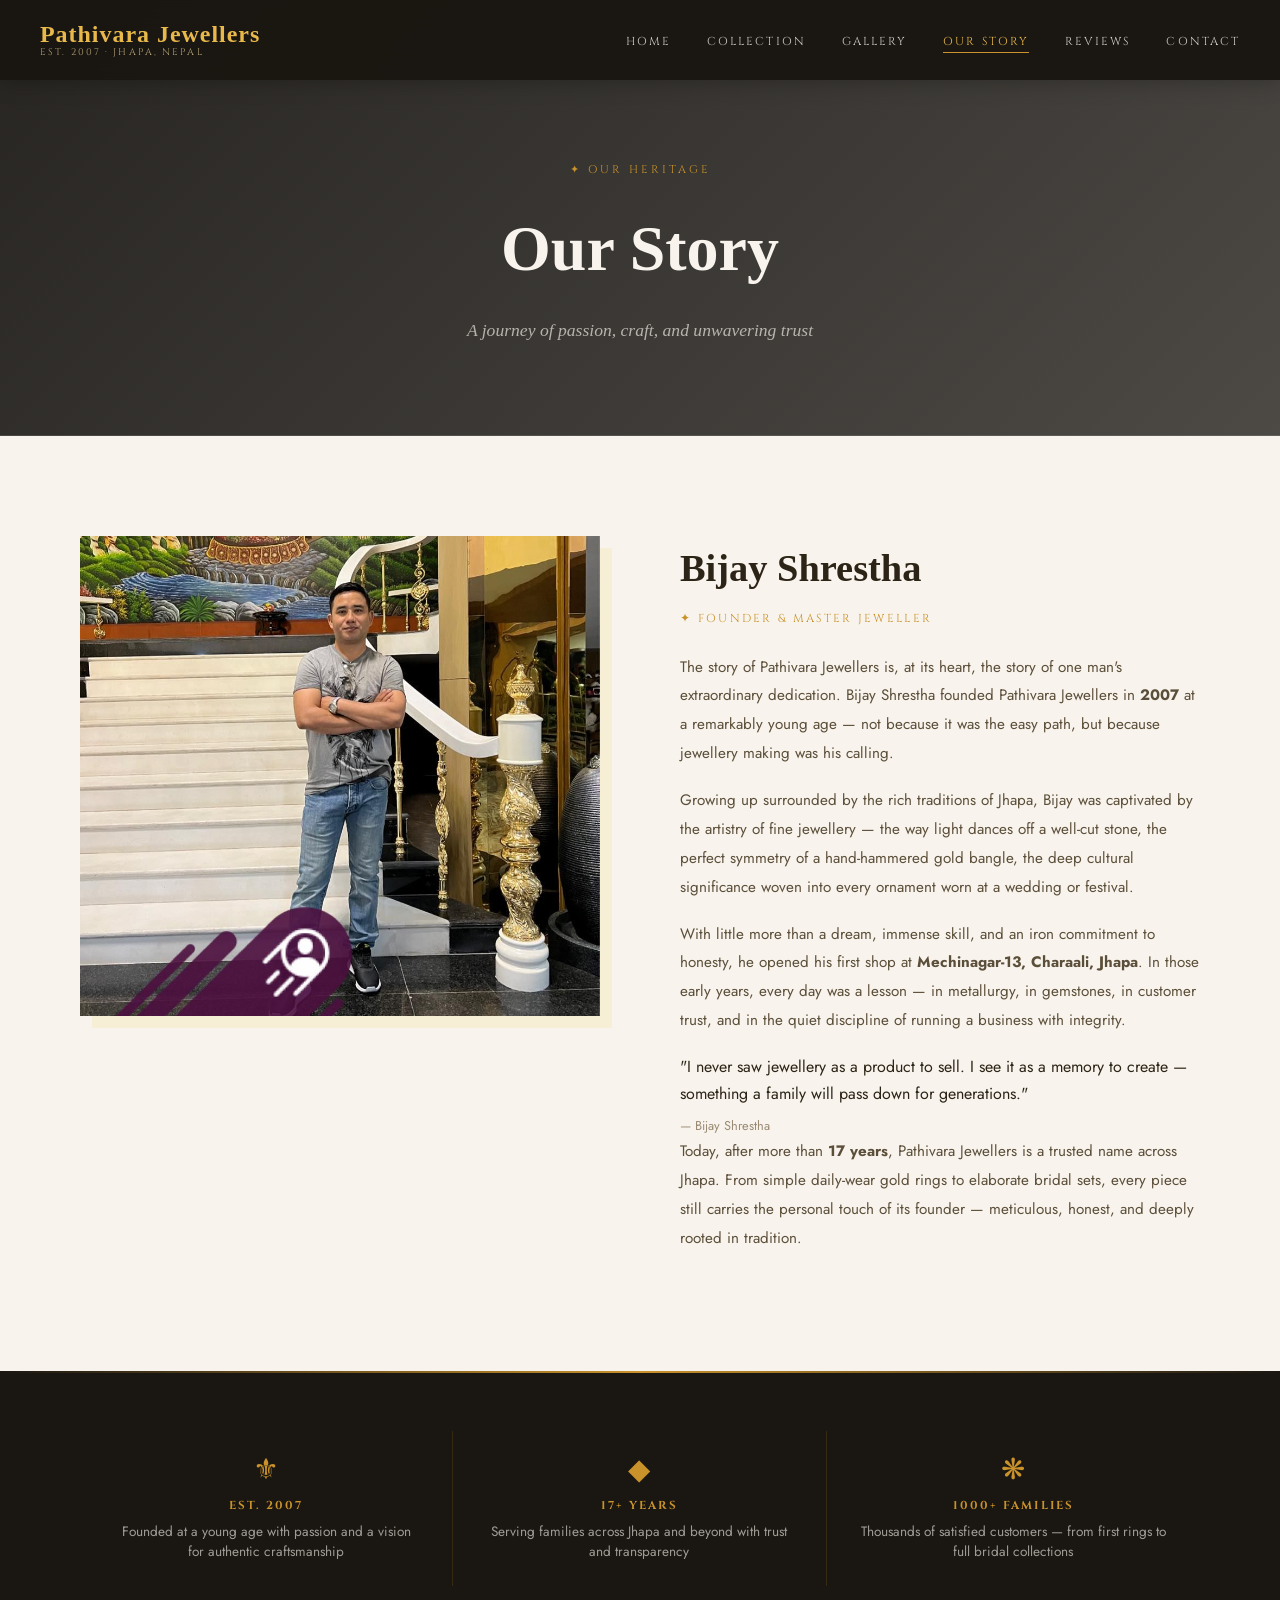
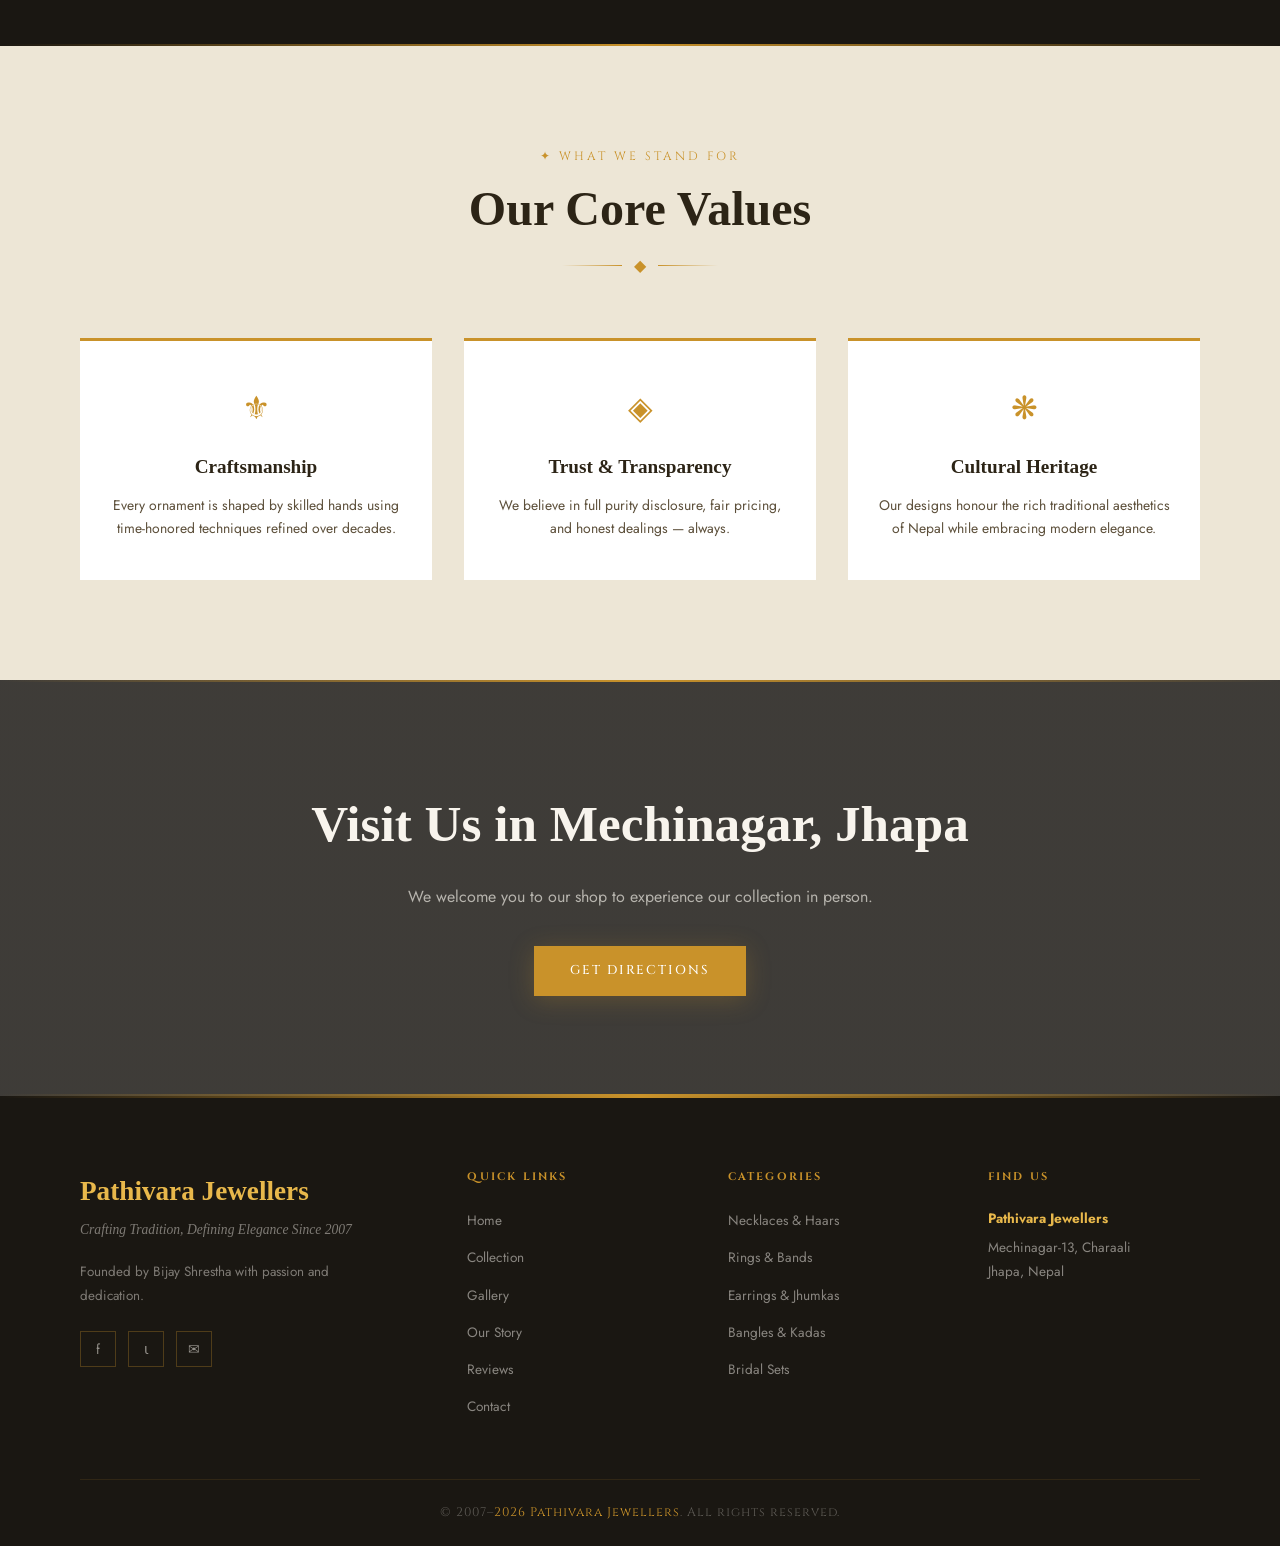
<file: about.html>
<!DOCTYPE html>
<html lang="en">
<head>
  <!-- ============================================================
       Pathivara Jewellers — About / Our Story Page
       ============================================================ -->
  <meta charset="UTF-8" />
  <meta name="viewport" content="width=device-width, initial-scale=1.0" />
  <meta name="description" content="The story of Bijay Shrestha and how Pathivara Jewellers was founded with passion in Mechinagar, Jhapa, Nepal." />
  <title>Our Story | Pathivara Jewellers</title>

  <link rel="preconnect" href="https://fonts.googleapis.com" />
  <link rel="preconnect" href="https://fonts.gstatic.com" crossorigin />
  <link href="https://fonts.googleapis.com/css2?family=Cormorant+Garant:ital,wght@0,400;0,600;0,700;1,400;1,600&family=Jost:wght@300;400;500&family=Cinzel:wght@400;500;600&display=swap" rel="stylesheet" />
  <link rel="stylesheet" href="styles.css" />
</head>
<body>

  <!-- ── NAVBAR ── -->
  <nav class="navbar" aria-label="Main navigation">
    <div class="nav-inner">
      <a href="index.html" class="nav-logo">
        <span class="logo-main">Pathivara Jewellers</span>
        <span class="logo-sub">Est. 2007 · Jhapa, Nepal</span>
      </a>
      <ul class="nav-links">
        <li><a href="index.html">Home</a></li>
        <li><a href="products.html">Collection</a></li>
        <li><a href="gallery.html">Gallery</a></li>
        <li><a href="about.html" class="active">Our Story</a></li>
        <li><a href="reviews.html">Reviews</a></li>
        <li><a href="contact.html">Contact</a></li>
      </ul>
      <button class="nav-toggle" aria-label="Toggle navigation" aria-expanded="false">
        <span></span><span></span><span></span>
      </button>
    </div>
  </nav>
  <div class="nav-drawer">
    <a href="index.html">Home</a>
    <a href="products.html">Collection</a>
    <a href="gallery.html">Gallery</a>
    <a href="about.html">Our Story</a>
    <a href="reviews.html">Reviews</a>
    <a href="contact.html">Contact</a>
  </div>

  <!-- ── PAGE HERO ── -->
  <section class="page-hero" style="background-image:linear-gradient(135deg,rgba(10,8,5,0.88) 0%,rgba(10,8,5,0.72) 100%),url('https://images.unsplash.com/photo-1573408301185-9519f94815b2?w=1600&auto=format&fit=crop');background-size:cover;background-position:center;">
    <div class="container">
      <span class="page-eyebrow">✦ Our Heritage</span>
      <h1 class="page-title">Our Story</h1>
      <p class="page-subtitle">A journey of passion, craft, and unwavering trust</p>
    </div>
  </section>

  <!-- ── FOUNDER STORY ── -->
  <section class="section">
    <div class="container">
      <div class="about-layout">

        <!-- Image -->
        <div class="about-image-stack reveal">
          <img
            class="img-main"
            src="bijay shrestha.jpg"
            alt="A jewellery craftsman at work"
            loading="lazy"
          />
        </div>

        <!-- Text -->
        <div class="about-text reveal reveal-delay-1">
          <h2>Bijay Shrestha</h2>
          <span class="founder-title">✦ Founder &amp; Master Jeweller</span>

          <p>
            The story of Pathivara Jewellers is, at its heart, the story of one man's extraordinary dedication. Bijay Shrestha founded Pathivara Jewellers in <strong>2007</strong> at a remarkably young age — not because it was the easy path, but because jewellery making was his calling.
          </p>
          <p>
            Growing up surrounded by the rich traditions of Jhapa, Bijay was captivated by the artistry of fine jewellery — the way light dances off a well-cut stone, the perfect symmetry of a hand-hammered gold bangle, the deep cultural significance woven into every ornament worn at a wedding or festival.
          </p>
          <p>
            With little more than a dream, immense skill, and an iron commitment to honesty, he opened his first shop at <strong>Mechinagar-13, Charaali, Jhapa</strong>. In those early years, every day was a lesson — in metallurgy, in gemstones, in customer trust, and in the quiet discipline of running a business with integrity.
          </p>

          <blockquote class="quote-line">
            "I never saw jewellery as a product to sell. I see it as a memory to create — something a family will pass down for generations."
            <cite style="display:block;margin-top:8px;font-size:0.8rem;font-style:normal;color:#9A8A72;">— Bijay Shrestha</cite>
          </blockquote>

          <p>
            Today, after more than <strong>17 years</strong>, Pathivara Jewellers is a trusted name across Jhapa. From simple daily-wear gold rings to elaborate bridal sets, every piece still carries the personal touch of its founder — meticulous, honest, and deeply rooted in tradition.
          </p>
        </div>
      </div>
    </div>
  </section>

  <!-- ── MILESTONE STRIP ── -->
  <div class="intro-strip">
    <div class="container">
      <div class="intro-grid">
        <div class="intro-item reveal">
          <div class="icon">⚜</div>
          <h4>Est. 2007</h4>
          <p>Founded at a young age with passion and a vision for authentic craftsmanship</p>
        </div>
        <div class="intro-item reveal reveal-delay-1">
          <div class="icon">◆</div>
          <h4>17+ Years</h4>
          <p>Serving families across Jhapa and beyond with trust and transparency</p>
        </div>
        <div class="intro-item reveal reveal-delay-2">
          <div class="icon">❋</div>
          <h4>1000+ Families</h4>
          <p>Thousands of satisfied customers — from first rings to full bridal collections</p>
        </div>
      </div>
    </div>
  </div>

  <!-- ── OUR VALUES ── -->
  <section class="section section--ivory">
    <div class="container">
      <div class="section-heading reveal">
        <span class="eyebrow">✦ What We Stand For</span>
        <h2>Our Core Values</h2>
        <div class="divider"><span>◆</span></div>
      </div>

      <div class="values-grid">
        <div class="value-card reveal">
          <div class="icon">⚜</div>
          <h4>Craftsmanship</h4>
          <p>Every ornament is shaped by skilled hands using time-honored techniques refined over decades.</p>
        </div>
        <div class="value-card reveal reveal-delay-1">
          <div class="icon">◈</div>
          <h4>Trust & Transparency</h4>
          <p>We believe in full purity disclosure, fair pricing, and honest dealings — always.</p>
        </div>
        <div class="value-card reveal reveal-delay-2">
          <div class="icon">❋</div>
          <h4>Cultural Heritage</h4>
          <p>Our designs honour the rich traditional aesthetics of Nepal while embracing modern elegance.</p>
        </div>
      </div>
    </div>
  </section>

  <!-- ── CTA ── -->
  <div class="cta-banner">
    <div class="container">
      <h2 class="reveal">Visit Us in Mechinagar, Jhapa</h2>
      <p class="reveal reveal-delay-1">We welcome you to our shop to experience our collection in person.</p>
      <a href="contact.html" class="btn btn-gold reveal reveal-delay-2">Get Directions</a>
    </div>
  </div>

  <!-- ── FOOTER ── -->
  <footer class="footer">
    <div class="container">
      <div class="footer-grid">
        <div class="footer-brand">
          <div class="logo-main">Pathivara Jewellers</div>
          <p class="logo-tagline">Crafting Tradition, Defining Elegance Since 2007</p>
          <p>Founded by Bijay Shrestha with passion and dedication.</p>
          <div class="footer-social">
            <a href="#" class="social-link" aria-label="Facebook">&#x66;</a>
            <a href="#" class="social-link" aria-label="Instagram">&#x269;</a>
            <a href="#" class="social-link" aria-label="WhatsApp">&#x2709;</a>
          </div>
        </div>
        <div class="footer-col">
          <h4>Quick Links</h4>
          <ul>
            <li><a href="index.html">Home</a></li>
            <li><a href="products.html">Collection</a></li>
            <li><a href="gallery.html">Gallery</a></li>
            <li><a href="about.html">Our Story</a></li>
            <li><a href="reviews.html">Reviews</a></li>
            <li><a href="contact.html">Contact</a></li>
          </ul>
        </div>
        <div class="footer-col">
          <h4>Categories</h4>
          <ul>
            <li><a href="products.html">Necklaces &amp; Haars</a></li>
            <li><a href="products.html">Rings &amp; Bands</a></li>
            <li><a href="products.html">Earrings &amp; Jhumkas</a></li>
            <li><a href="products.html">Bangles &amp; Kadas</a></li>
            <li><a href="products.html">Bridal Sets</a></li>
          </ul>
        </div>
        <div class="footer-col">
          <h4>Find Us</h4>
          <address class="footer-address" style="font-style:normal;">
            <strong>Pathivara Jewellers</strong>
            Mechinagar-13, Charaali<br />Jhapa, Nepal
          </address>
        </div>
      </div>
      <div class="footer-bottom">
        <p>&copy; 2007–<span id="year"></span> <span>Pathivara Jewellers</span>. All rights reserved.</p>
      </div>
    </div>
  </footer>

  <script src="script.js"></script>
  <script>document.getElementById('year').textContent = new Date().getFullYear();</script>
</body>
</html>
</file>
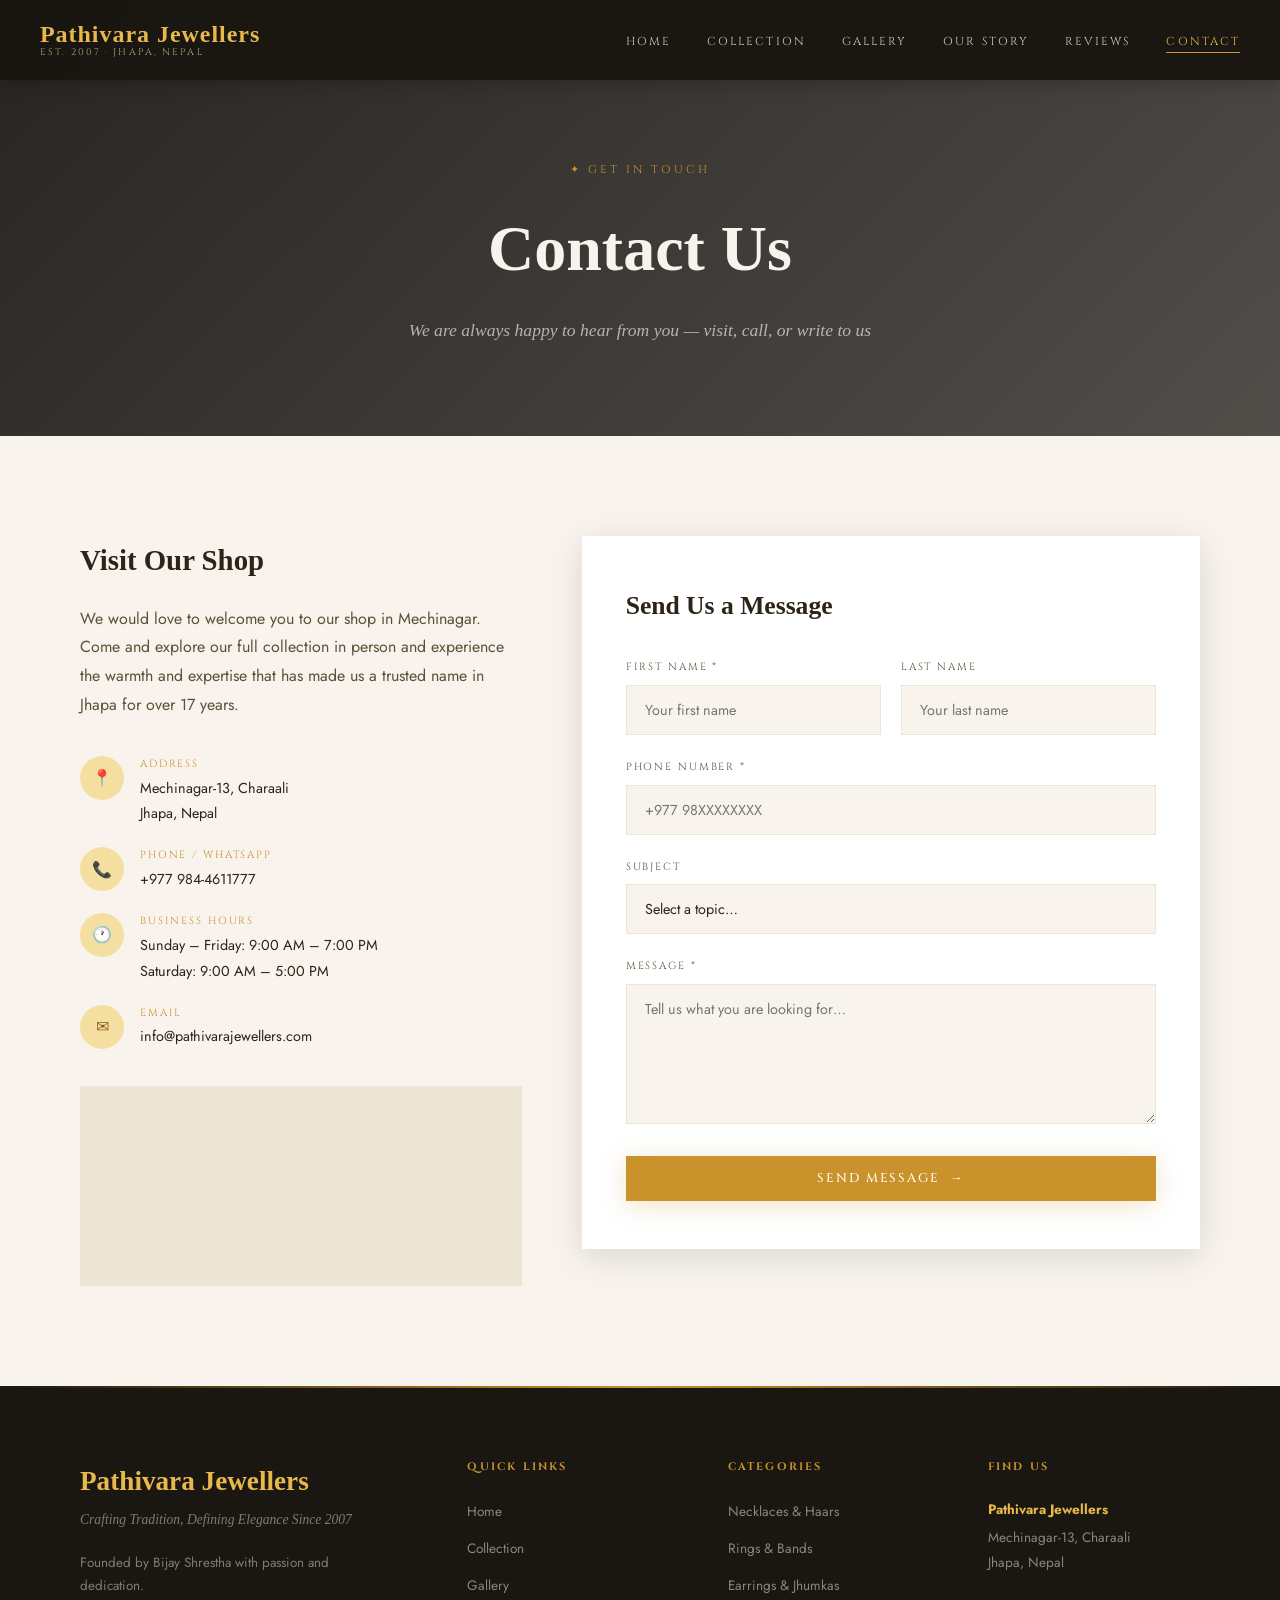
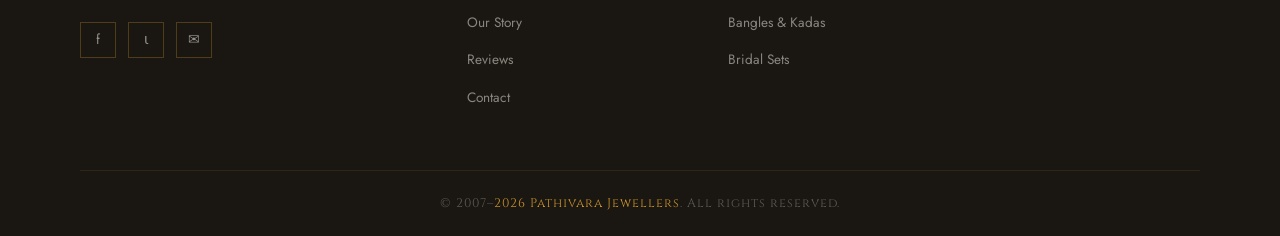
<file: contact.html>
<!DOCTYPE html>
<html lang="en">
<head>
  <!-- ============================================================
       Pathivara Jewellers — Contact Page
       ============================================================ -->
  <meta charset="UTF-8" />
  <meta name="viewport" content="width=device-width, initial-scale=1.0" />
  <meta name="description" content="Contact Pathivara Jewellers in Mechinagar, Jhapa, Nepal. Send us a message or visit our shop." />
  <title>Contact Us | Pathivara Jewellers</title>

  <link rel="preconnect" href="https://fonts.googleapis.com" />
  <link rel="preconnect" href="https://fonts.gstatic.com" crossorigin />
  <link href="https://fonts.googleapis.com/css2?family=Cormorant+Garant:ital,wght@0,400;0,600;0,700;1,400;1,600&family=Jost:wght@300;400;500&family=Cinzel:wght@400;500;600&display=swap" rel="stylesheet" />
  <link rel="stylesheet" href="styles.css" />
</head>
<body>

  <!-- ── NAVBAR ── -->
  <nav class="navbar" aria-label="Main navigation">
    <div class="nav-inner">
      <a href="index.html" class="nav-logo">
        <span class="logo-main">Pathivara Jewellers</span>
        <span class="logo-sub">Est. 2007 · Jhapa, Nepal</span>
      </a>
      <ul class="nav-links">
        <li><a href="index.html">Home</a></li>
        <li><a href="products.html">Collection</a></li>
        <li><a href="gallery.html">Gallery</a></li>
        <li><a href="about.html">Our Story</a></li>
        <li><a href="reviews.html">Reviews</a></li>
        <li><a href="contact.html" class="active">Contact</a></li>
      </ul>
      <button class="nav-toggle" aria-label="Toggle navigation" aria-expanded="false">
        <span></span><span></span><span></span>
      </button>
    </div>
  </nav>
  <div class="nav-drawer">
    <a href="index.html">Home</a>
    <a href="products.html">Collection</a>
    <a href="gallery.html">Gallery</a>
    <a href="about.html">Our Story</a>
    <a href="reviews.html">Reviews</a>
    <a href="contact.html">Contact</a>
  </div>

  <!-- ── PAGE HERO ── -->
  <section class="page-hero">
    <div class="container">
      <span class="page-eyebrow">✦ Get in Touch</span>
      <h1 class="page-title">Contact Us</h1>
      <p class="page-subtitle">We are always happy to hear from you — visit, call, or write to us</p>
    </div>
  </section>

  <!-- ── CONTACT LAYOUT ── -->
  <section class="section">
    <div class="container">
      <div class="contact-layout">

        <!-- LEFT: Info -->
        <div class="contact-info reveal">
          <h3>Visit Our Shop</h3>
          <p>
            We would love to welcome you to our shop in Mechinagar. Come and explore our full collection in person and experience the warmth and expertise that has made us a trusted name in Jhapa for over 17 years.
          </p>

          <div class="contact-details">

            <!-- Address -->
            <div class="contact-detail-item">
              <div class="detail-icon">📍</div>
              <div class="detail-text">
                <span class="label">Address</span>
                <p>Mechinagar-13, Charaali<br />Jhapa, Nepal</p>
              </div>
            </div>

            <!-- Phone -->
            <div class="contact-detail-item">
              <div class="detail-icon">📞</div>
              <div class="detail-text">
                <span class="label">Phone / WhatsApp</span>
                <p>+977 984-4611777</p>
              </div>
            </div>

            <!-- Hours -->
            <div class="contact-detail-item">
              <div class="detail-icon">🕐</div>
              <div class="detail-text">
                <span class="label">Business Hours</span>
                <p>Sunday – Friday: 9:00 AM – 7:00 PM<br />Saturday: 9:00 AM – 5:00 PM</p>
              </div>
            </div>

            <!-- Email -->
            <div class="contact-detail-item">
              <div class="detail-icon">✉</div>
              <div class="detail-text">
                <span class="label">Email</span>
                <p>info@pathivarajewellers.com</p>
              </div>
            </div>

          </div><!-- /.contact-details -->

          <!-- Map placeholder -->
          <div style="margin-top:36px;width:100%;height:200px;background:var(--ivory-dark);display:flex;align-items:center;justify-content:center;border:1px solid var(--ivory-dark);overflow:hidden;" class="reveal reveal-delay-2">
            <iframe
              src="https://www.google.com/maps/embed?pb=!1m18!1m12!1m3!1d3561.0!2d87.9!3d26.6!2m3!1f0!2f0!3f0!3m2!1i1024!2i768!4f13.1!3m3!1m2!1s0x0%3A0x0!2zMjbCsDM2JzAwLjAiTiA4N8KwNTQnMDAuMCJF!5e0!3m2!1sen!2snp!4v1234567890"
              width="100%"
              height="200"
              style="border:0;"
              allowfullscreen=""
              loading="lazy"
              referrerpolicy="no-referrer-when-downgrade"
              title="Pathivara Jewellers location on Google Maps"
            ></iframe>
          </div>
        </div>

        <!-- RIGHT: Form -->
        <div class="contact-form-wrap reveal reveal-delay-1">
          <h3>Send Us a Message</h3>

          <!-- The form itself -->
          <form id="contactForm" novalidate>

            <!-- Name + Email row -->
            <div class="form-row">
              <div class="form-group">
                <label for="firstName">First Name *</label>
                <input type="text" id="firstName" name="firstName" placeholder="Your first name" required />
              </div>
              <div class="form-group">
                <label for="lastName">Last Name</label>
                <input type="text" id="lastName" name="lastName" placeholder="Your last name" />
              </div>
            </div>

            <!-- Email -->
            <div class="form-group">
  <label for="phone">Phone Number *</label>
  <input type="tel" id="phone" name="phone" placeholder="+977 98XXXXXXXX" required />
</div>

            <!-- Subject / Enquiry Type -->
            <div class="form-group">
              <label for="subject">Subject</label>
              <select id="subject" name="subject">
                <option value="" disabled selected>Select a topic…</option>
                <option value="product">Product Enquiry</option>
                <option value="custom">Custom Order</option>
                <option value="bridal">Bridal Collection</option>
                <option value="repair">Jewellery Repair</option>
                <option value="other">Other</option>
              </select>
            </div>

            <!-- Message -->
            <div class="form-group">
              <label for="message">Message *</label>
              <textarea id="message" name="message" placeholder="Tell us what you are looking for…" required></textarea>
            </div>

            <!-- Submit -->
            <button type="submit" class="btn btn-gold" style="width:100%;justify-content:center;">
              Send Message &nbsp;→
            </button>
          </form>

          <!-- Success message (hidden until form submitted) -->
          <div class="form-success">
            <span class="success-icon">✦</span>
            <p>
              Thank you! Your message has been received. We will get back to you within 24 hours.
            </p>
          </div>

        </div><!-- /.contact-form-wrap -->
      </div><!-- /.contact-layout -->
    </div>
  </section>

  <!-- ── FOOTER ── -->
  <footer class="footer">
    <div class="container">
      <div class="footer-grid">
        <div class="footer-brand">
          <div class="logo-main">Pathivara Jewellers</div>
          <p class="logo-tagline">Crafting Tradition, Defining Elegance Since 2007</p>
          <p>Founded by Bijay Shrestha with passion and dedication.</p>
          <div class="footer-social">
            <a href="#" class="social-link" aria-label="Facebook">&#x66;</a>
            <a href="#" class="social-link" aria-label="Instagram">&#x269;</a>
            <a href="#" class="social-link" aria-label="WhatsApp">&#x2709;</a>
          </div>
        </div>
        <div class="footer-col">
          <h4>Quick Links</h4>
          <ul>
            <li><a href="index.html">Home</a></li>
            <li><a href="products.html">Collection</a></li>
            <li><a href="gallery.html">Gallery</a></li>
            <li><a href="about.html">Our Story</a></li>
            <li><a href="reviews.html">Reviews</a></li>
            <li><a href="contact.html">Contact</a></li>
          </ul>
        </div>
        <div class="footer-col">
          <h4>Categories</h4>
          <ul>
            <li><a href="products.html">Necklaces &amp; Haars</a></li>
            <li><a href="products.html">Rings &amp; Bands</a></li>
            <li><a href="products.html">Earrings &amp; Jhumkas</a></li>
            <li><a href="products.html">Bangles &amp; Kadas</a></li>
            <li><a href="products.html">Bridal Sets</a></li>
          </ul>
        </div>
        <div class="footer-col">
          <h4>Find Us</h4>
          <address class="footer-address" style="font-style:normal;">
            <strong>Pathivara Jewellers</strong>
            Mechinagar-13, Charaali<br />Jhapa, Nepal
          </address>
        </div>
      </div>
      <div class="footer-bottom">
        <p>&copy; 2007–<span id="year"></span> <span>Pathivara Jewellers</span>. All rights reserved.</p>
      </div>
    </div>
  </footer>

  <script src="script.js"></script>
  <script>document.getElementById('year').textContent = new Date().getFullYear();</script>
</body>
</html>
</file>
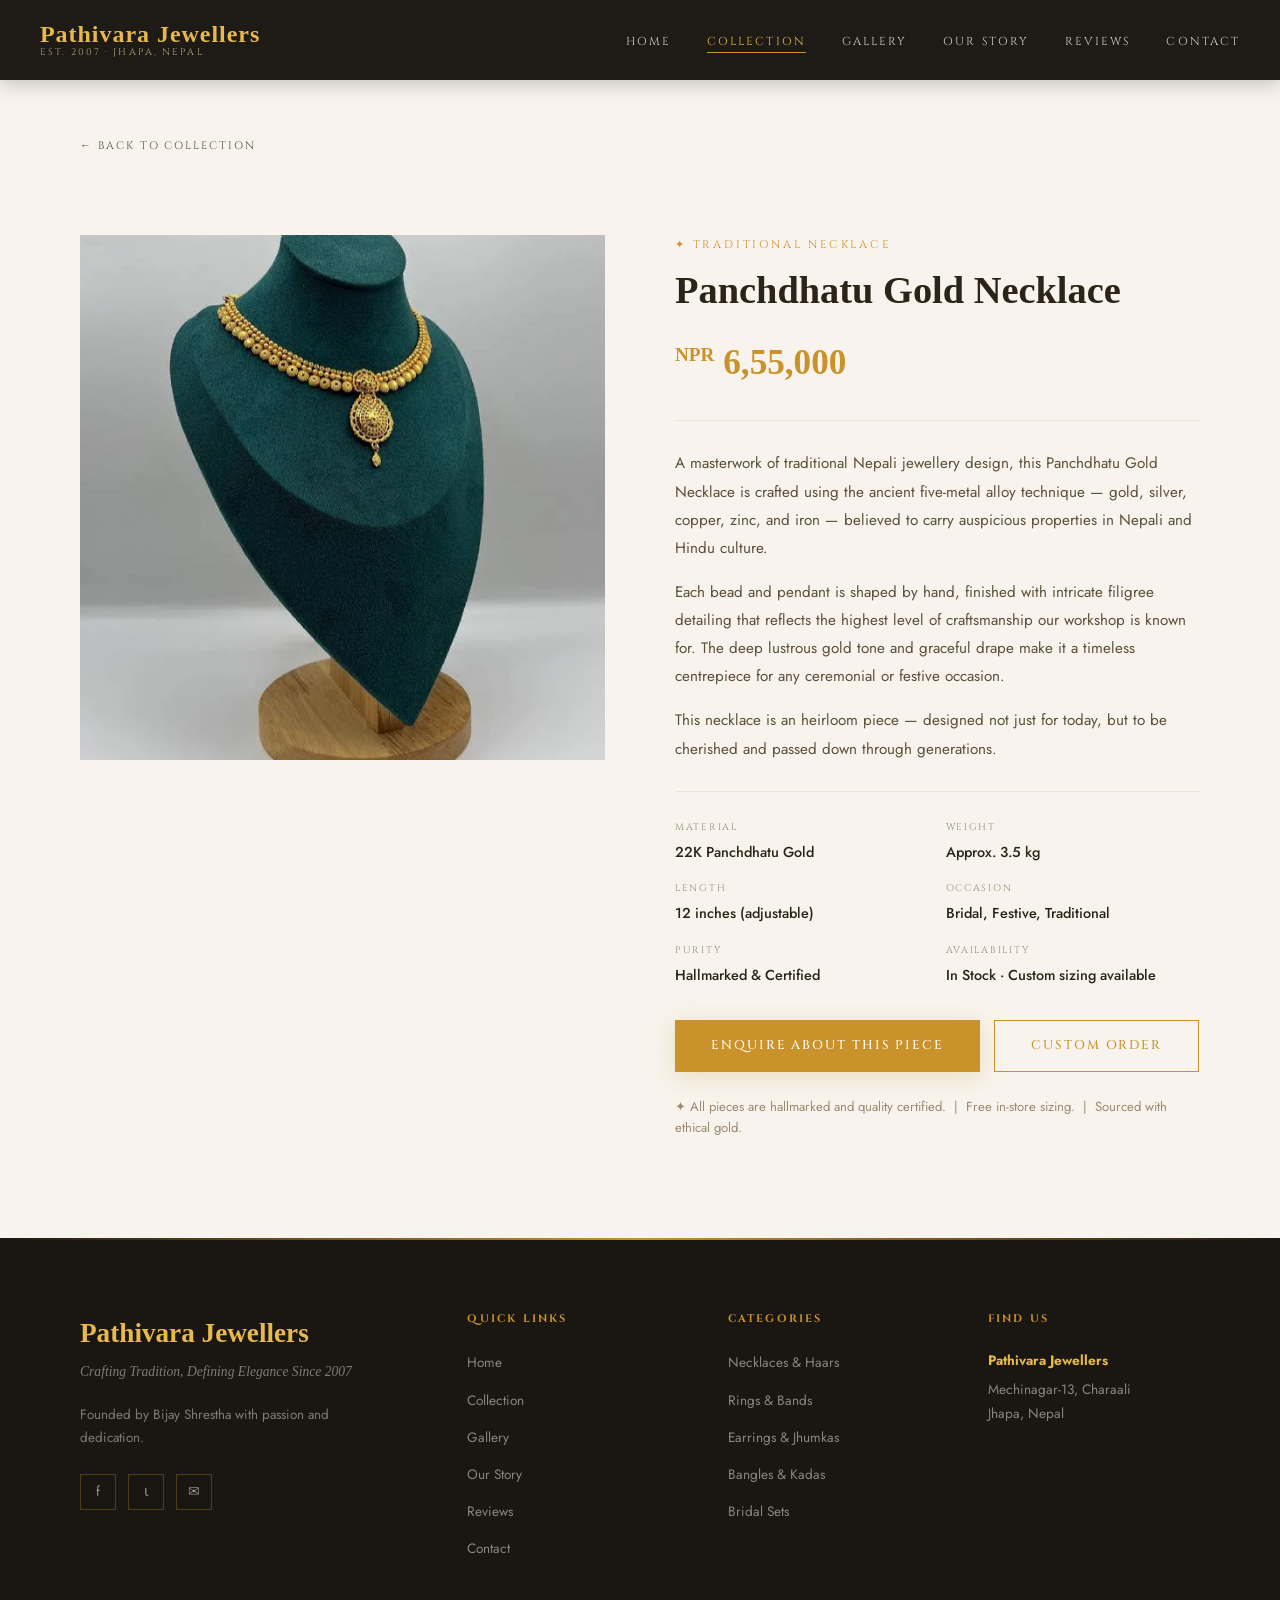
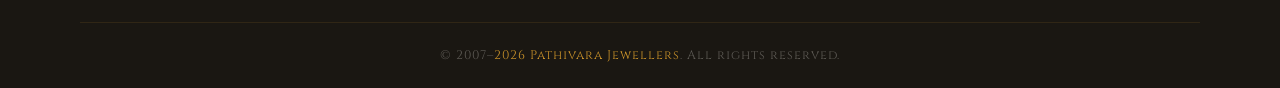
<file: product1.html>
<!DOCTYPE html>
<html lang="en">
<head>
  <!-- ============================================================
       Product 1 — Panchdhatu Gold Necklace
       ============================================================ -->
  <meta charset="UTF-8" />
  <meta name="viewport" content="width=device-width, initial-scale=1.0" />
  <meta name="description" content="Panchdhatu Gold Necklace — handcrafted traditional necklace from Pathivara Jewellers, Jhapa, Nepal." />
  <title>Panchdhatu Gold Necklace | Pathivara Jewellers</title>

  <link rel="preconnect" href="https://fonts.googleapis.com" />
  <link rel="preconnect" href="https://fonts.gstatic.com" crossorigin />
  <link href="https://fonts.googleapis.com/css2?family=Cormorant+Garant:ital,wght@0,400;0,600;0,700;1,400;1,600&family=Jost:wght@300;400;500&family=Cinzel:wght@400;500;600&display=swap" rel="stylesheet" />
  <link rel="stylesheet" href="styles.css" />
</head>
<body>

  <!-- ── NAVBAR ── -->
  <nav class="navbar" aria-label="Main navigation">
    <div class="nav-inner">
      <a href="../index.html" class="nav-logo">
        <span class="logo-main">Pathivara Jewellers</span>
        <span class="logo-sub">Est. 2007 · Jhapa, Nepal</span>
      </a>
      <ul class="nav-links">
        <li><a href="../index.html">Home</a></li>
        <li><a href="../products.html" class="active">Collection</a></li>
        <li><a href="../gallery.html">Gallery</a></li>
        <li><a href="../about.html">Our Story</a></li>
        <li><a href="../reviews.html">Reviews</a></li>
        <li><a href="../contact.html">Contact</a></li>
      </ul>
      <button class="nav-toggle" aria-label="Toggle navigation" aria-expanded="false">
        <span></span><span></span><span></span>
      </button>
    </div>
  </nav>
  <div class="nav-drawer">
    <a href="../index.html">Home</a>
    <a href="../products.html">Collection</a>
    <a href="../gallery.html">Gallery</a>
    <a href="../about.html">Our Story</a>
    <a href="../reviews.html">Reviews</a>
    <a href="../contact.html">Contact</a>
  </div>

  <!-- ── PRODUCT DETAIL ── -->
  <section class="section" style="padding-top:130px;">
    <div class="container">

      <!-- Back Link -->
      <a href="../products.html" class="back-link">← Back to Collection</a>

      <div class="product-detail-layout">

        <!-- LEFT: Images -->
        <div class="product-detail-image reveal">
          <img
            class="main-img"
            src="../panchadhatu.webp"
            alt="Panchdhatu Gold Necklace"
          />
          <!-- Thumbnails -->
        
    
        </div>

        <!-- RIGHT: Info -->
        <div class="product-detail-info reveal reveal-delay-1">
          <span class="product-detail-category">✦ Traditional Necklace</span>
          <h1>Panchdhatu Gold Necklace</h1>

          <div class="product-detail-price">
            <span class="currency">NPR</span> 6,55,000
          </div>

          <div class="product-detail-divider"></div>

          <div class="product-detail-description">
            <p>
              A masterwork of traditional Nepali jewellery design, this Panchdhatu Gold Necklace is crafted using the ancient five-metal alloy technique — gold, silver, copper, zinc, and iron — believed to carry auspicious properties in Nepali and Hindu culture.
            </p>
            <p>
              Each bead and pendant is shaped by hand, finished with intricate filigree detailing that reflects the highest level of craftsmanship our workshop is known for. The deep lustrous gold tone and graceful drape make it a timeless centrepiece for any ceremonial or festive occasion.
            </p>
            <p>
              This necklace is an heirloom piece — designed not just for today, but to be cherished and passed down through generations.
            </p>
          </div>

          <!-- Specifications -->
          <div class="product-detail-divider"></div>
          <div class="product-specs">
            <div class="spec-item">
              <span class="spec-label">Material</span>
              <span class="spec-value">22K Panchdhatu Gold</span>
            </div>
            <div class="spec-item">
              <span class="spec-label">Weight</span>
              <span class="spec-value">Approx. 3.5 kg</span>
            </div>
            <div class="spec-item">
              <span class="spec-label">Length</span>
              <span class="spec-value">12 inches (adjustable)</span>
            </div>
            <div class="spec-item">
              <span class="spec-label">Occasion</span>
              <span class="spec-value">Bridal, Festive, Traditional</span>
            </div>
            <div class="spec-item">
              <span class="spec-label">Purity</span>
              <span class="spec-value">Hallmarked &amp; Certified</span>
            </div>
            <div class="spec-item">
              <span class="spec-label">Availability</span>
              <span class="spec-value">In Stock · Custom sizing available</span>
            </div>
          </div>

          <!-- CTA Actions -->
          <div class="product-actions">
            <a href="../contact.html" class="btn btn-gold">Enquire About This Piece</a>
            <a href="../contact.html" class="btn btn-outline">Custom Order</a>
          </div>

          <!-- Trust note -->
          <p style="margin-top:24px;font-size:0.82rem;color:var(--text-light);line-height:1.6;">
            ✦ All pieces are hallmarked and quality certified. &nbsp;|&nbsp; Free in-store sizing. &nbsp;|&nbsp; Sourced with ethical gold.
          </p>
        </div>
      </div><!-- /.product-detail-layout -->
    </div>
  </section>

  <!-- ── FOOTER ── -->
  <footer class="footer">
    <div class="container">
      <div class="footer-grid">
        <div class="footer-brand">
          <div class="logo-main">Pathivara Jewellers</div>
          <p class="logo-tagline">Crafting Tradition, Defining Elegance Since 2007</p>
          <p>Founded by Bijay Shrestha with passion and dedication.</p>
          <div class="footer-social">
            <a href="#" class="social-link" aria-label="Facebook">&#x66;</a>
            <a href="#" class="social-link" aria-label="Instagram">&#x269;</a>
            <a href="#" class="social-link" aria-label="WhatsApp">&#x2709;</a>
          </div>
        </div>
        <div class="footer-col">
          <h4>Quick Links</h4>
          <ul>
            <li><a href="../index.html">Home</a></li>
            <li><a href="../products.html">Collection</a></li>
            <li><a href="../gallery.html">Gallery</a></li>
            <li><a href="../about.html">Our Story</a></li>
            <li><a href="../reviews.html">Reviews</a></li>
            <li><a href="../contact.html">Contact</a></li>
          </ul>
        </div>
        <div class="footer-col">
          <h4>Categories</h4>
          <ul>
            <li><a href="../products.html">Necklaces &amp; Haars</a></li>
            <li><a href="../products.html">Rings &amp; Bands</a></li>
            <li><a href="../products.html">Earrings &amp; Jhumkas</a></li>
            <li><a href="../products.html">Bangles &amp; Kadas</a></li>
            <li><a href="../products.html">Bridal Sets</a></li>
          </ul>
        </div>
        <div class="footer-col">
          <h4>Find Us</h4>
          <address class="footer-address" style="font-style:normal;">
            <strong>Pathivara Jewellers</strong>
            Mechinagar-13, Charaali<br />Jhapa, Nepal
          </address>
        </div>
      </div>
      <div class="footer-bottom">
        <p>&copy; 2007–<span id="year"></span> <span>Pathivara Jewellers</span>. All rights reserved.</p>
      </div>
    </div>
  </footer>

  <script src="script.js"></script>
  <script>document.getElementById('year').textContent = new Date().getFullYear();</script>
</body>
</html>
</file>
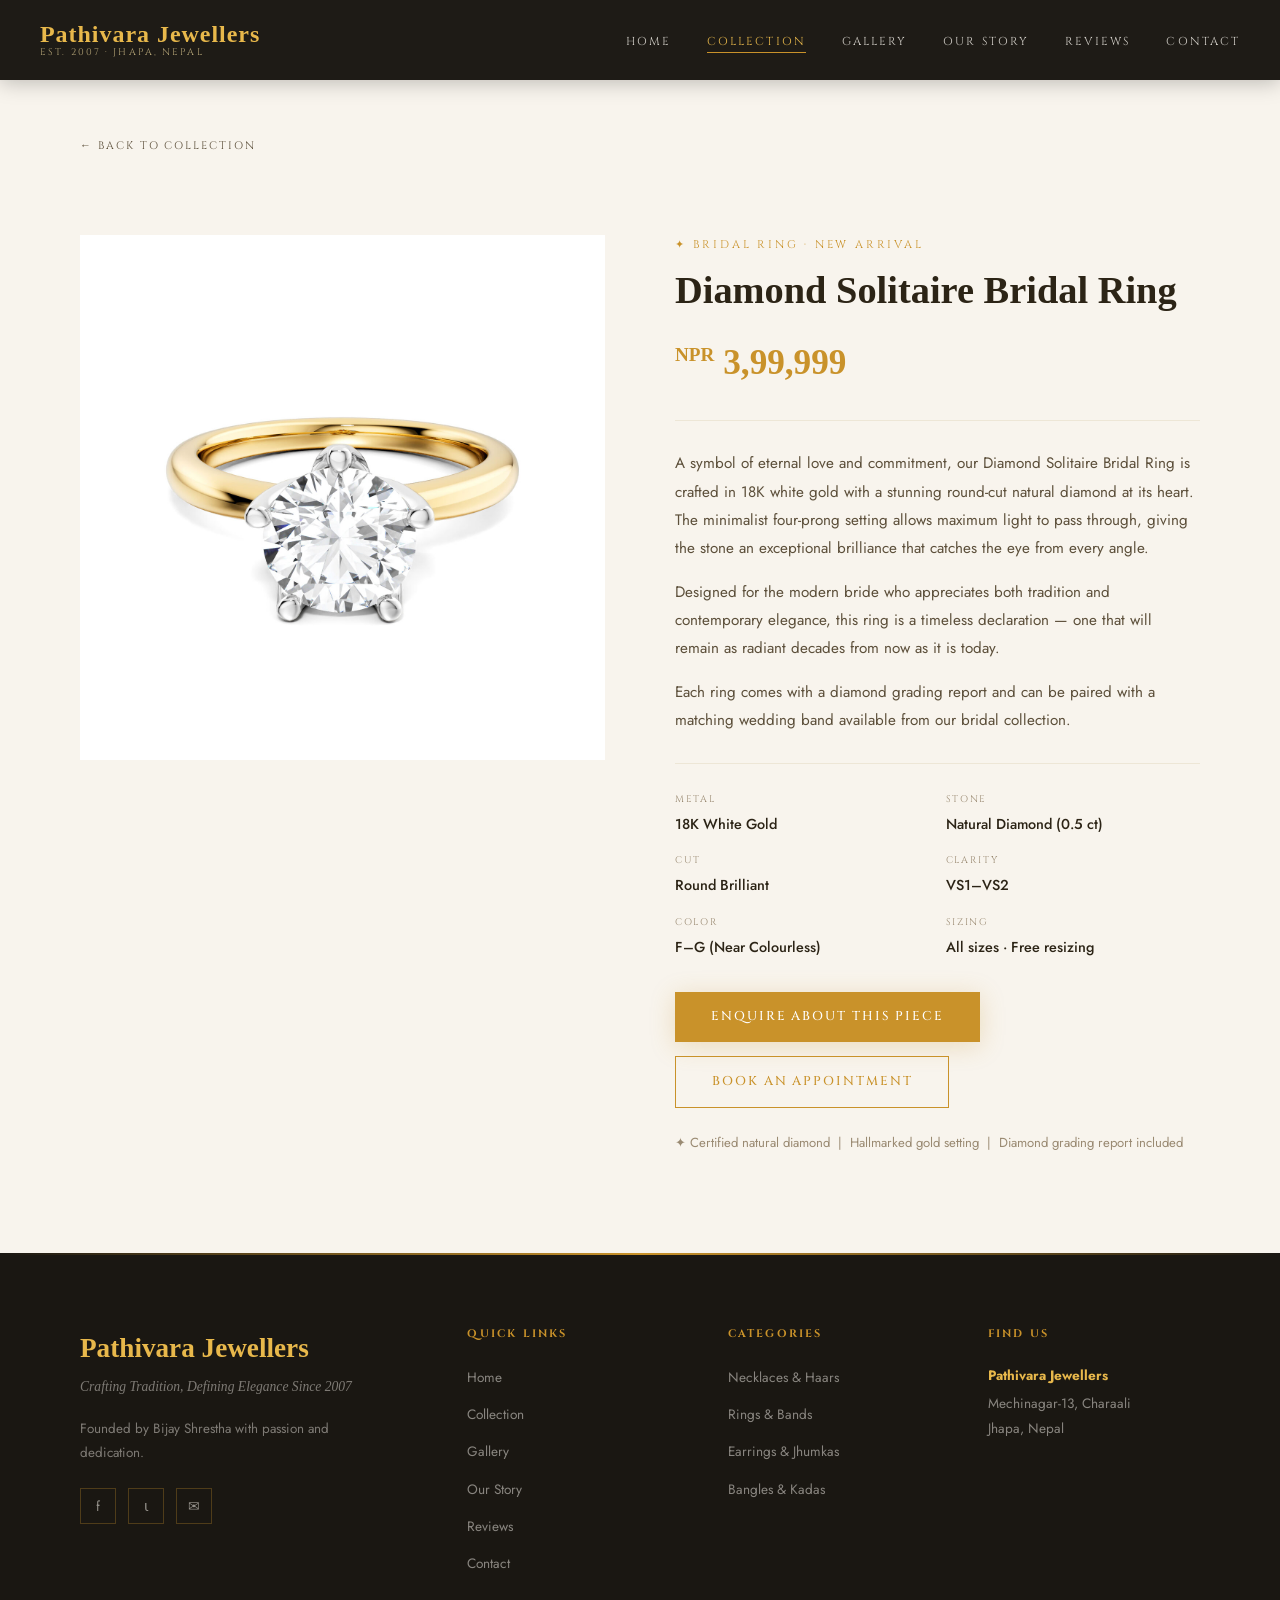
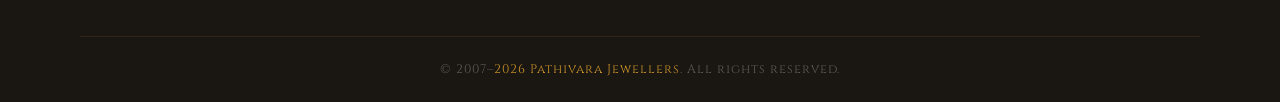
<file: product2.html>
<!DOCTYPE html>
<html lang="en">
<head>
  <meta charset="UTF-8" />
  <meta name="viewport" content="width=device-width, initial-scale=1.0" />
  <meta name="description" content="Diamond Solitaire Bridal Ring — from Pathivara Jewellers, Jhapa, Nepal." />
  <title>Diamond Solitaire Bridal Ring | Pathivara Jewellers</title>
  <link rel="preconnect" href="https://fonts.googleapis.com" />
  <link rel="preconnect" href="https://fonts.gstatic.com" crossorigin />
  <link href="https://fonts.googleapis.com/css2?family=Cormorant+Garant:ital,wght@0,400;0,600;0,700;1,400;1,600&family=Jost:wght@300;400;500&family=Cinzel:wght@400;500;600&display=swap" rel="stylesheet" />
  <link rel="stylesheet" href="styles.css" />
</head>
<body>

  <nav class="navbar">
    <div class="nav-inner">
      <a href="../index.html" class="nav-logo">
        <span class="logo-main">Pathivara Jewellers</span>
        <span class="logo-sub">Est. 2007 · Jhapa, Nepal</span>
      </a>
      <ul class="nav-links">
        <li><a href="../index.html">Home</a></li>
        <li><a href="../products.html" class="active">Collection</a></li>
        <li><a href="../gallery.html">Gallery</a></li>
        <li><a href="../about.html">Our Story</a></li>
        <li><a href="../reviews.html">Reviews</a></li>
        <li><a href="../contact.html">Contact</a></li>
      </ul>
      <button class="nav-toggle" aria-label="Toggle navigation" aria-expanded="false">
        <span></span><span></span><span></span>
      </button>
    </div>
  </nav>
  <div class="nav-drawer">
    <a href="../index.html">Home</a><a href="../products.html">Collection</a>
    <a href="../gallery.html">Gallery</a><a href="../about.html">Our Story</a>
    <a href="../reviews.html">Reviews</a><a href="../contact.html">Contact</a>
  </div>

  <section class="section" style="padding-top:130px;">
    <div class="container">
      <a href="../products.html" class="back-link">← Back to Collection</a>

      <div class="product-detail-layout">
        <div class="product-detail-image reveal">
          <img class="main-img" src="../diamond ring.jpg" alt="Diamond Solitaire Bridal Ring" />
          
        </div>

        <div class="product-detail-info reveal reveal-delay-1">
          <span class="product-detail-category">✦ Bridal Ring · New Arrival</span>
          <h1>Diamond Solitaire Bridal Ring</h1>
          <div class="product-detail-price"><span class="currency">NPR</span> 3,99,999</div>
          <div class="product-detail-divider"></div>
          <div class="product-detail-description">
            <p>
              A symbol of eternal love and commitment, our Diamond Solitaire Bridal Ring is crafted in 18K white gold with a stunning round-cut natural diamond at its heart. The minimalist four-prong setting allows maximum light to pass through, giving the stone an exceptional brilliance that catches the eye from every angle.
            </p>
            <p>
              Designed for the modern bride who appreciates both tradition and contemporary elegance, this ring is a timeless declaration — one that will remain as radiant decades from now as it is today.
            </p>
            <p>
              Each ring comes with a diamond grading report and can be paired with a matching wedding band available from our bridal collection.
            </p>
          </div>
          <div class="product-detail-divider"></div>
          <div class="product-specs">
            <div class="spec-item"><span class="spec-label">Metal</span><span class="spec-value">18K White Gold</span></div>
            <div class="spec-item"><span class="spec-label">Stone</span><span class="spec-value">Natural Diamond (0.5 ct)</span></div>
            <div class="spec-item"><span class="spec-label">Cut</span><span class="spec-value">Round Brilliant</span></div>
            <div class="spec-item"><span class="spec-label">Clarity</span><span class="spec-value">VS1–VS2</span></div>
            <div class="spec-item"><span class="spec-label">Color</span><span class="spec-value">F–G (Near Colourless)</span></div>
            <div class="spec-item"><span class="spec-label">Sizing</span><span class="spec-value">All sizes · Free resizing</span></div>
          </div>
          <div class="product-actions">
            <a href="../contact.html" class="btn btn-gold">Enquire About This Piece</a>
            <a href="../contact.html" class="btn btn-outline">Book an Appointment</a>
          </div>
          <p style="margin-top:24px;font-size:0.82rem;color:var(--text-light);line-height:1.6;">
            ✦ Certified natural diamond &nbsp;|&nbsp; Hallmarked gold setting &nbsp;|&nbsp; Diamond grading report included
          </p>
        </div>
      </div>
    </div>
  </section>

  <footer class="footer">
    <div class="container">
      <div class="footer-grid">
        <div class="footer-brand">
          <div class="logo-main">Pathivara Jewellers</div>
          <p class="logo-tagline">Crafting Tradition, Defining Elegance Since 2007</p>
          <p>Founded by Bijay Shrestha with passion and dedication.</p>
          <div class="footer-social">
            <a href="#" class="social-link">&#x66;</a>
            <a href="#" class="social-link">&#x269;</a>
            <a href="#" class="social-link">&#x2709;</a>
          </div>
        </div>
        <div class="footer-col"><h4>Quick Links</h4><ul>
          <li><a href="../index.html">Home</a></li><li><a href="../products.html">Collection</a></li>
          <li><a href="../gallery.html">Gallery</a></li><li><a href="../about.html">Our Story</a></li>
          <li><a href="../reviews.html">Reviews</a></li><li><a href="../contact.html">Contact</a></li>
        </ul></div>
        <div class="footer-col"><h4>Categories</h4><ul>
          <li><a href="../products.html">Necklaces &amp; Haars</a></li>
          <li><a href="../products.html">Rings &amp; Bands</a></li>
          <li><a href="../products.html">Earrings &amp; Jhumkas</a></li>
          <li><a href="../products.html">Bangles &amp; Kadas</a></li>
        </ul></div>
        <div class="footer-col"><h4>Find Us</h4>
          <address class="footer-address" style="font-style:normal;"><strong>Pathivara Jewellers</strong>Mechinagar-13, Charaali<br />Jhapa, Nepal</address>
        </div>
      </div>
      <div class="footer-bottom"><p>&copy; 2007–<span id="year"></span> <span>Pathivara Jewellers</span>. All rights reserved.</p></div>
    </div>
  </footer>

  <script src="script.js"></script>
  <script>document.getElementById('year').textContent = new Date().getFullYear();</script>
</body>
</html>
</file>
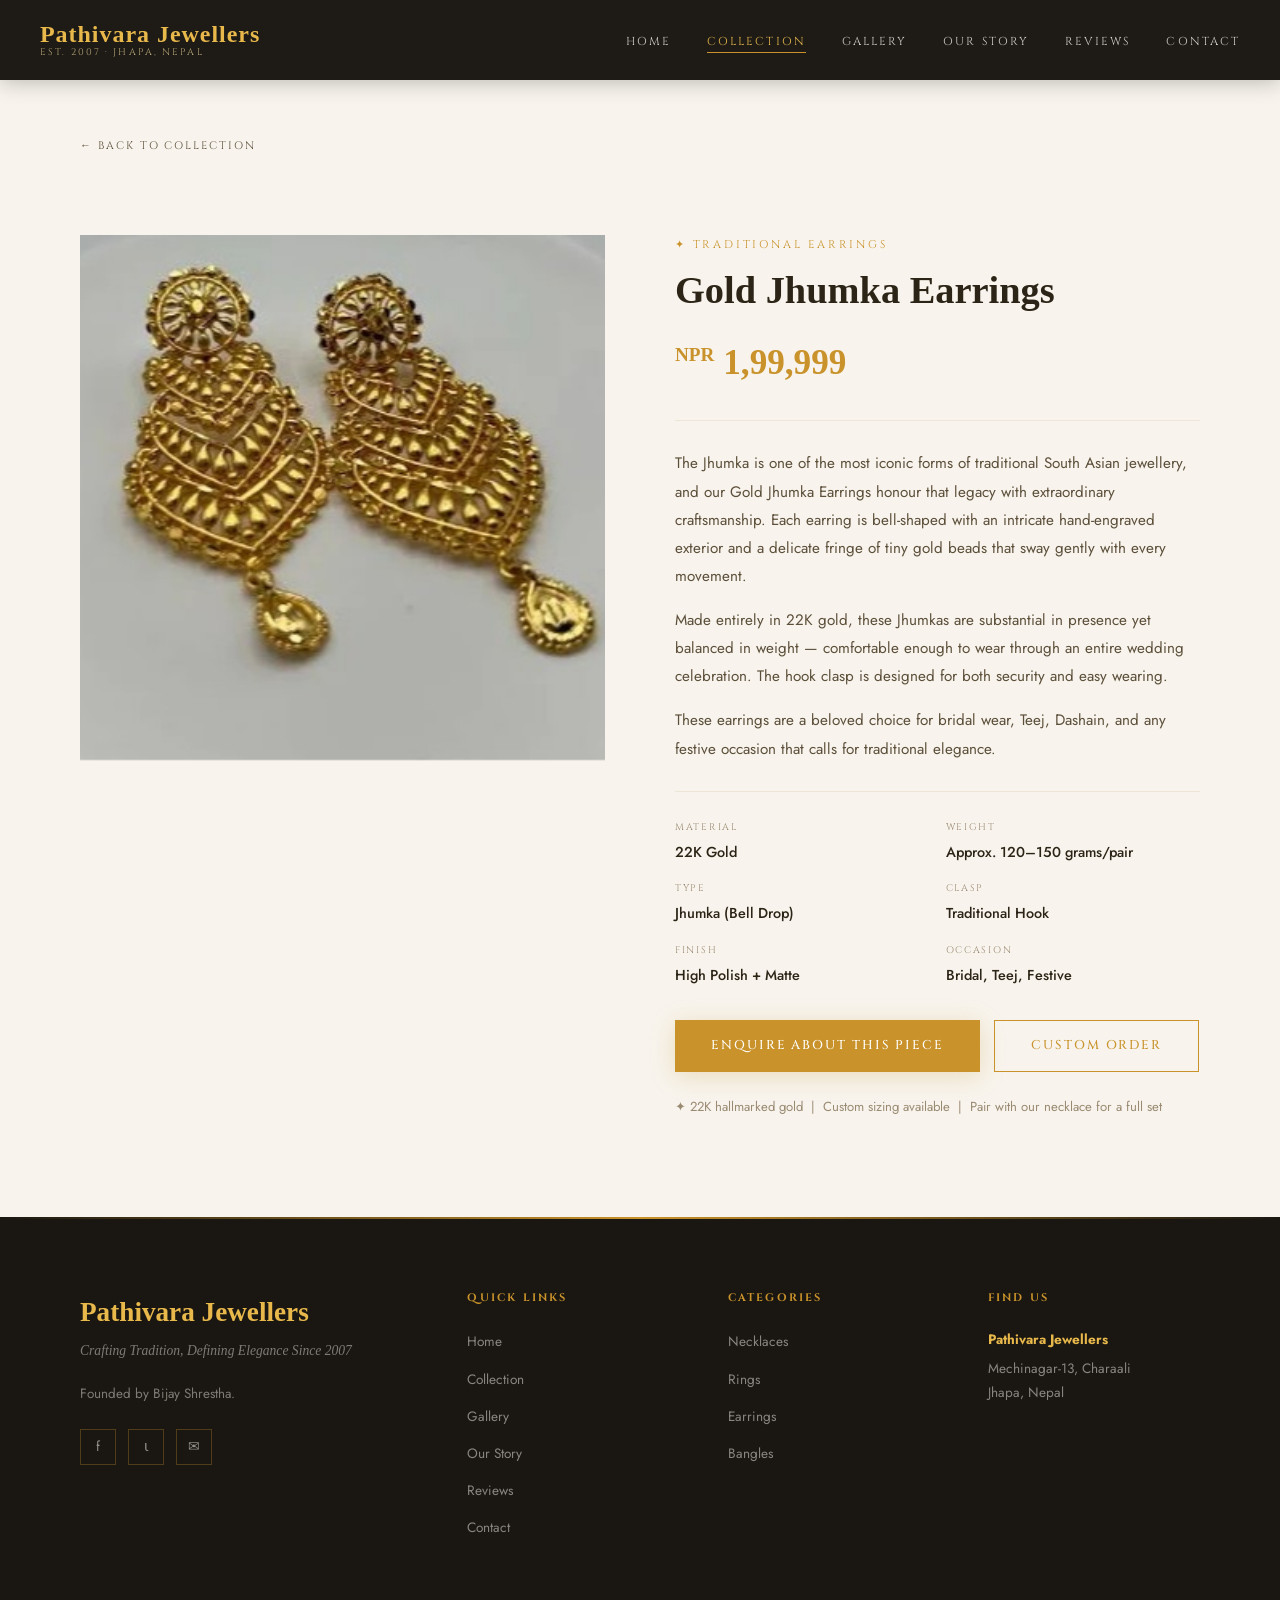
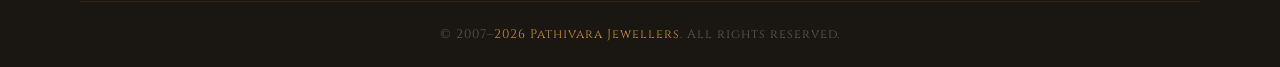
<file: product3.html>
<!DOCTYPE html>
<html lang="en">
<head>
  <meta charset="UTF-8" /><meta name="viewport" content="width=device-width, initial-scale=1.0" />
  <meta name="description" content="Gold Jhumka Earrings — traditional handcrafted earrings from Pathivara Jewellers, Jhapa, Nepal." />
  <title>Gold Jhumka Earrings | Pathivara Jewellers</title>
  <link rel="preconnect" href="https://fonts.googleapis.com" /><link rel="preconnect" href="https://fonts.gstatic.com" crossorigin />
  <link href="https://fonts.googleapis.com/css2?family=Cormorant+Garant:ital,wght@0,400;0,600;0,700;1,400;1,600&family=Jost:wght@300;400;500&family=Cinzel:wght@400;500;600&display=swap" rel="stylesheet" />
  <link rel="stylesheet" href="styles.css" />
</head>
<body>
  <nav class="navbar"><div class="nav-inner">
    <a href="../index.html" class="nav-logo"><span class="logo-main">Pathivara Jewellers</span><span class="logo-sub">Est. 2007 · Jhapa, Nepal</span></a>
    <ul class="nav-links">
      <li><a href="../index.html">Home</a></li><li><a href="../products.html" class="active">Collection</a></li>
      <li><a href="../gallery.html">Gallery</a></li><li><a href="../about.html">Our Story</a></li>
      <li><a href="../reviews.html">Reviews</a></li><li><a href="../contact.html">Contact</a></li>
    </ul>
    <button class="nav-toggle" aria-label="Toggle navigation" aria-expanded="false"><span></span><span></span><span></span></button>
  </div></nav>
  <div class="nav-drawer">
    <a href="../index.html">Home</a><a href="../products.html">Collection</a>
    <a href="../gallery.html">Gallery</a><a href="../about.html">Our Story</a>
    <a href="../reviews.html">Reviews</a><a href="../contact.html">Contact</a>
  </div>

  <section class="section" style="padding-top:130px;">
    <div class="container">
      <a href="../products.html" class="back-link">← Back to Collection</a>
      <div class="product-detail-layout">
        <div class="product-detail-image reveal">
          <img class="main-img" src="../ear-.jpg" alt="Gold Jhumka Earrings" />
          
        </div>
        <div class="product-detail-info reveal reveal-delay-1">
          <span class="product-detail-category">✦ Traditional Earrings</span>
          <h1>Gold Jhumka Earrings</h1>
          <div class="product-detail-price"><span class="currency">NPR</span> 1,99,999</div>
          <div class="product-detail-divider"></div>
          <div class="product-detail-description">
            <p>The Jhumka is one of the most iconic forms of traditional South Asian jewellery, and our Gold Jhumka Earrings honour that legacy with extraordinary craftsmanship. Each earring is bell-shaped with an intricate hand-engraved exterior and a delicate fringe of tiny gold beads that sway gently with every movement.</p>
            <p>Made entirely in 22K gold, these Jhumkas are substantial in presence yet balanced in weight — comfortable enough to wear through an entire wedding celebration. The hook clasp is designed for both security and easy wearing.</p>
            <p>These earrings are a beloved choice for bridal wear, Teej, Dashain, and any festive occasion that calls for traditional elegance.</p>
          </div>
          <div class="product-detail-divider"></div>
          <div class="product-specs">
            <div class="spec-item"><span class="spec-label">Material</span><span class="spec-value">22K Gold</span></div>
            <div class="spec-item"><span class="spec-label">Weight</span><span class="spec-value">Approx. 120–150 grams/pair</span></div>
            <div class="spec-item"><span class="spec-label">Type</span><span class="spec-value">Jhumka (Bell Drop)</span></div>
            <div class="spec-item"><span class="spec-label">Clasp</span><span class="spec-value">Traditional Hook</span></div>
            <div class="spec-item"><span class="spec-label">Finish</span><span class="spec-value">High Polish + Matte</span></div>
            <div class="spec-item"><span class="spec-label">Occasion</span><span class="spec-value">Bridal, Teej, Festive</span></div>
          </div>
          <div class="product-actions">
            <a href="../contact.html" class="btn btn-gold">Enquire About This Piece</a>
            <a href="../contact.html" class="btn btn-outline">Custom Order</a>
          </div>
          <p style="margin-top:24px;font-size:0.82rem;color:var(--text-light);line-height:1.6;">✦ 22K hallmarked gold &nbsp;|&nbsp; Custom sizing available &nbsp;|&nbsp; Pair with our necklace for a full set</p>
        </div>
      </div>
    </div>
  </section>

  <footer class="footer"><div class="container">
    <div class="footer-grid">
      <div class="footer-brand"><div class="logo-main">Pathivara Jewellers</div><p class="logo-tagline">Crafting Tradition, Defining Elegance Since 2007</p><p>Founded by Bijay Shrestha.</p><div class="footer-social"><a href="#" class="social-link">&#x66;</a><a href="#" class="social-link">&#x269;</a><a href="#" class="social-link">&#x2709;</a></div></div>
      <div class="footer-col"><h4>Quick Links</h4><ul><li><a href="../index.html">Home</a></li><li><a href="../products.html">Collection</a></li><li><a href="../gallery.html">Gallery</a></li><li><a href="../about.html">Our Story</a></li><li><a href="../reviews.html">Reviews</a></li><li><a href="../contact.html">Contact</a></li></ul></div>
      <div class="footer-col"><h4>Categories</h4><ul><li><a href="../products.html">Necklaces</a></li><li><a href="../products.html">Rings</a></li><li><a href="../products.html">Earrings</a></li><li><a href="../products.html">Bangles</a></li></ul></div>
      <div class="footer-col"><h4>Find Us</h4><address class="footer-address" style="font-style:normal;"><strong>Pathivara Jewellers</strong>Mechinagar-13, Charaali<br/>Jhapa, Nepal</address></div>
    </div>
    <div class="footer-bottom"><p>&copy; 2007–<span id="year"></span> <span>Pathivara Jewellers</span>. All rights reserved.</p></div>
  </div></footer>
  <script src="script.js"></script>
  <script>document.getElementById('year').textContent = new Date().getFullYear();</script>
</body>
</html>
</file>
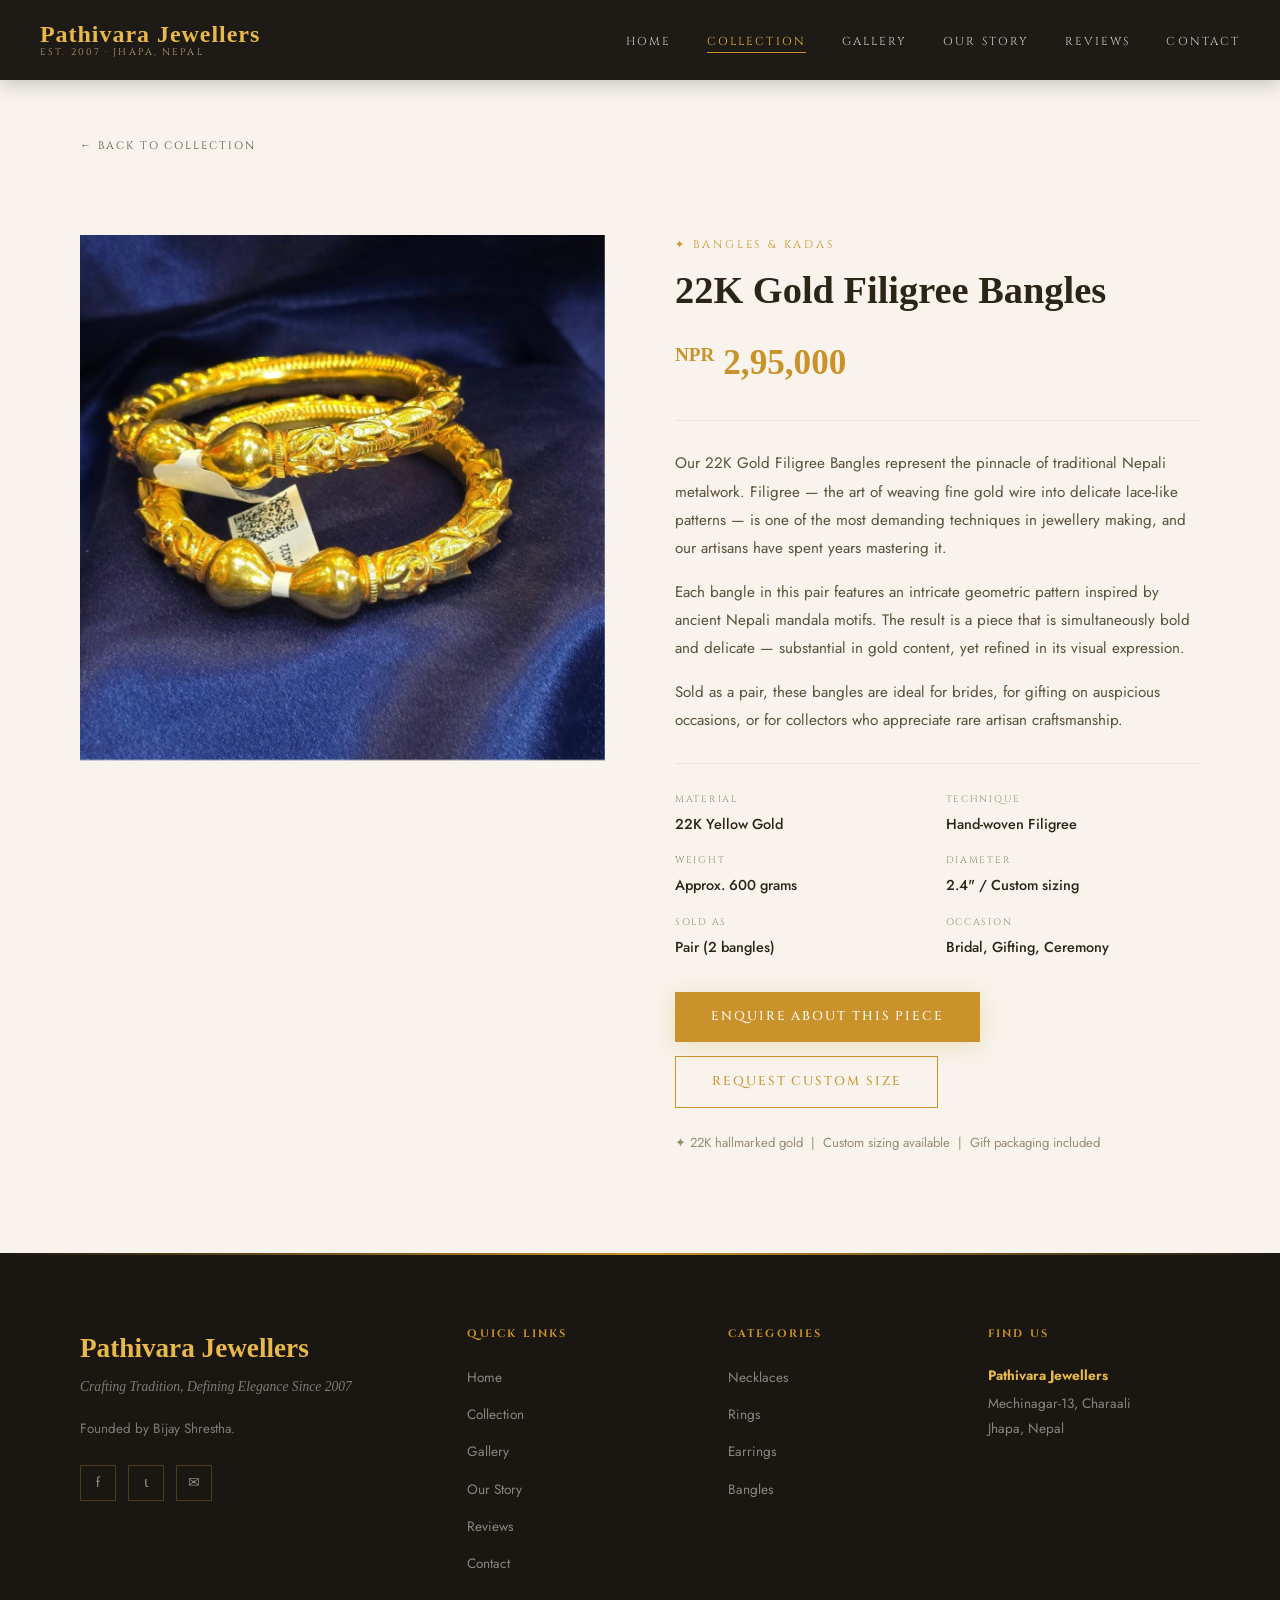
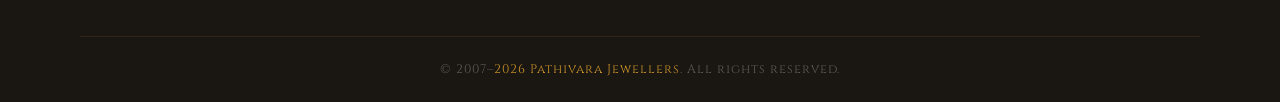
<file: product4.html>
<!DOCTYPE html>
<html lang="en">
<head>
  <meta charset="UTF-8" /><meta name="viewport" content="width=device-width, initial-scale=1.0" />
  <meta name="description" content="22K Gold Filigree Bangles — handcrafted at Pathivara Jewellers, Jhapa, Nepal." />
  <title>22K Gold Filigree Bangles | Pathivara Jewellers</title>
  <link rel="preconnect" href="https://fonts.googleapis.com" /><link rel="preconnect" href="https://fonts.gstatic.com" crossorigin />
  <link href="https://fonts.googleapis.com/css2?family=Cormorant+Garant:ital,wght@0,400;0,600;0,700;1,400;1,600&family=Jost:wght@300;400;500&family=Cinzel:wght@400;500;600&display=swap" rel="stylesheet" />
  <link rel="stylesheet" href="styles.css" />
</head>
<body>
  <nav class="navbar"><div class="nav-inner">
    <a href="../index.html" class="nav-logo"><span class="logo-main">Pathivara Jewellers</span><span class="logo-sub">Est. 2007 · Jhapa, Nepal</span></a>
    <ul class="nav-links">
      <li><a href="../index.html">Home</a></li><li><a href="../products.html" class="active">Collection</a></li>
      <li><a href="../gallery.html">Gallery</a></li><li><a href="../about.html">Our Story</a></li>
      <li><a href="../reviews.html">Reviews</a></li><li><a href="../contact.html">Contact</a></li>
    </ul>
    <button class="nav-toggle" aria-label="Toggle navigation" aria-expanded="false"><span></span><span></span><span></span></button>
  </div></nav>
  <div class="nav-drawer">
    <a href="../index.html">Home</a><a href="../products.html">Collection</a>
    <a href="../gallery.html">Gallery</a><a href="../about.html">Our Story</a>
    <a href="../reviews.html">Reviews</a><a href="../contact.html">Contact</a>
  </div>

  <section class="section" style="padding-top:130px;">
    <div class="container">
      <a href="../products.html" class="back-link">← Back to Collection</a>
      <div class="product-detail-layout">
        <div class="product-detail-image reveal">
          <img class="main-img" src="../bamg.jpg" alt="22K Gold Filigree Bangles" />
          
        </div>
        <div class="product-detail-info reveal reveal-delay-1">
          <span class="product-detail-category">✦ Bangles &amp; Kadas</span>
          <h1>22K Gold Filigree Bangles</h1>
          <div class="product-detail-price"><span class="currency">NPR</span> 2,95,000</div>
          <div class="product-detail-divider"></div>
          <div class="product-detail-description">
            <p>Our 22K Gold Filigree Bangles represent the pinnacle of traditional Nepali metalwork. Filigree — the art of weaving fine gold wire into delicate lace-like patterns — is one of the most demanding techniques in jewellery making, and our artisans have spent years mastering it.</p>
            <p>Each bangle in this pair features an intricate geometric pattern inspired by ancient Nepali mandala motifs. The result is a piece that is simultaneously bold and delicate — substantial in gold content, yet refined in its visual expression.</p>
            <p>Sold as a pair, these bangles are ideal for brides, for gifting on auspicious occasions, or for collectors who appreciate rare artisan craftsmanship.</p>
          </div>
          <div class="product-detail-divider"></div>
          <div class="product-specs">
            <div class="spec-item"><span class="spec-label">Material</span><span class="spec-value">22K Yellow Gold</span></div>
            <div class="spec-item"><span class="spec-label">Technique</span><span class="spec-value">Hand-woven Filigree</span></div>
            <div class="spec-item"><span class="spec-label">Weight</span><span class="spec-value">Approx. 600 grams </span></div>
            <div class="spec-item"><span class="spec-label">Diameter</span><span class="spec-value">2.4" / Custom sizing</span></div>
            <div class="spec-item"><span class="spec-label">Sold as</span><span class="spec-value">Pair (2 bangles)</span></div>
            <div class="spec-item"><span class="spec-label">Occasion</span><span class="spec-value">Bridal, Gifting, Ceremony</span></div>
          </div>
          <div class="product-actions">
            <a href="../contact.html" class="btn btn-gold">Enquire About This Piece</a>
            <a href="../contact.html" class="btn btn-outline">Request Custom Size</a>
          </div>
          <p style="margin-top:24px;font-size:0.82rem;color:var(--text-light);line-height:1.6;">✦ 22K hallmarked gold &nbsp;|&nbsp; Custom sizing available &nbsp;|&nbsp; Gift packaging included</p>
        </div>
      </div>
    </div>
  </section>

  <footer class="footer"><div class="container">
    <div class="footer-grid">
      <div class="footer-brand"><div class="logo-main">Pathivara Jewellers</div><p class="logo-tagline">Crafting Tradition, Defining Elegance Since 2007</p><p>Founded by Bijay Shrestha.</p><div class="footer-social"><a href="#" class="social-link">&#x66;</a><a href="#" class="social-link">&#x269;</a><a href="#" class="social-link">&#x2709;</a></div></div>
      <div class="footer-col"><h4>Quick Links</h4><ul><li><a href="../index.html">Home</a></li><li><a href="../products.html">Collection</a></li><li><a href="../gallery.html">Gallery</a></li><li><a href="../about.html">Our Story</a></li><li><a href="../reviews.html">Reviews</a></li><li><a href="../contact.html">Contact</a></li></ul></div>
      <div class="footer-col"><h4>Categories</h4><ul><li><a href="../products.html">Necklaces</a></li><li><a href="../products.html">Rings</a></li><li><a href="../products.html">Earrings</a></li><li><a href="../products.html">Bangles</a></li></ul></div>
      <div class="footer-col"><h4>Find Us</h4><address class="footer-address" style="font-style:normal;"><strong>Pathivara Jewellers</strong>Mechinagar-13, Charaali<br/>Jhapa, Nepal</address></div>
    </div>
    <div class="footer-bottom"><p>&copy; 2007–<span id="year"></span> <span>Pathivara Jewellers</span>. All rights reserved.</p></div>
  </div></footer>
  <script src="script.js"></script>
  <script>document.getElementById('year').textContent = new Date().getFullYear();</script>
</body>
</html>
</file>
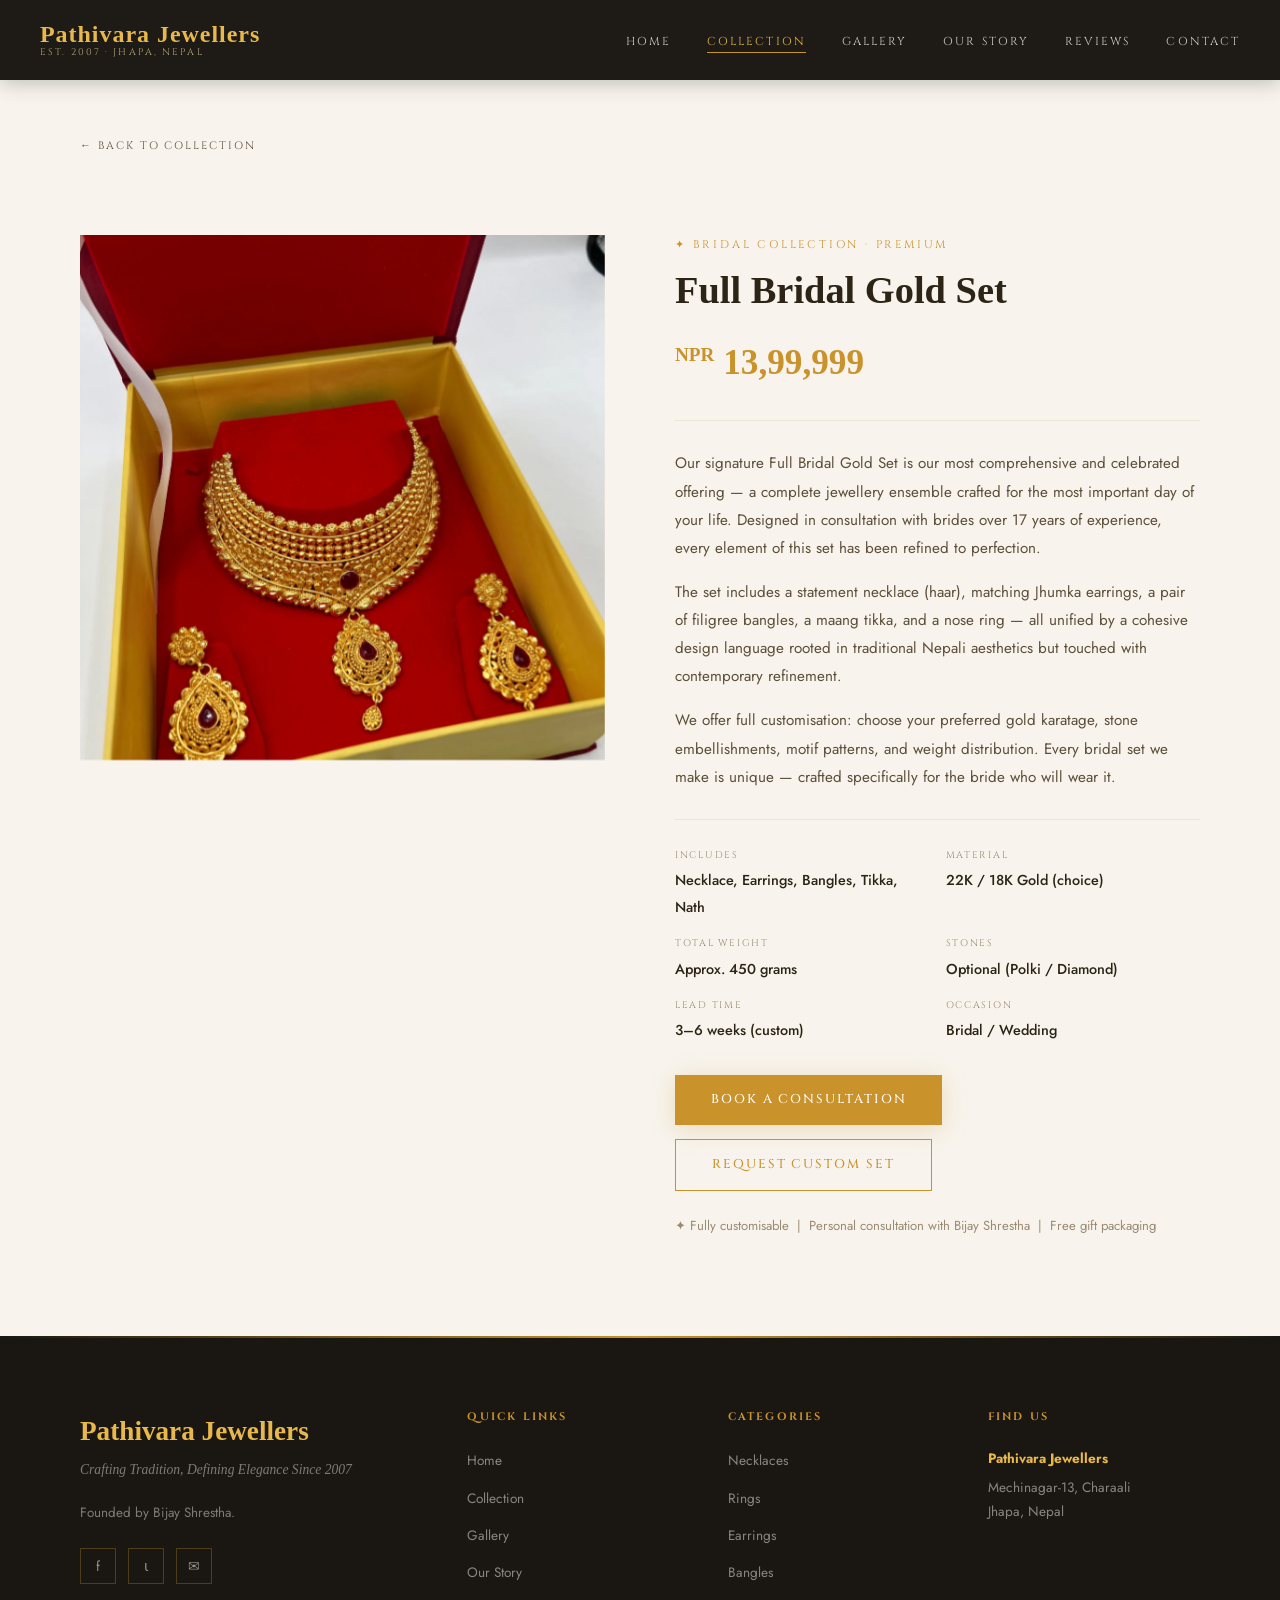
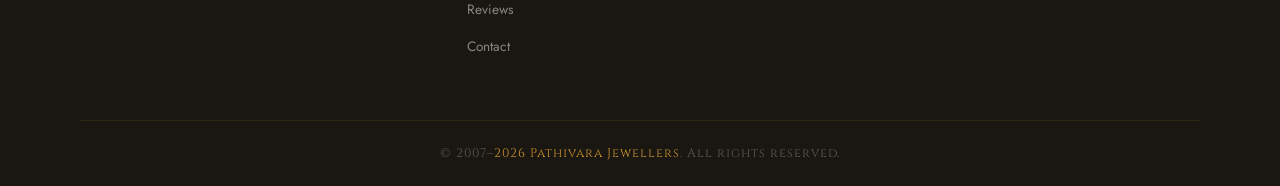
<file: product5.html>
<!DOCTYPE html>
<html lang="en">
<head>
  <meta charset="UTF-8" /><meta name="viewport" content="width=device-width, initial-scale=1.0" />
  <meta name="description" content="Full Bridal Gold Set — complete bridal jewellery from Pathivara Jewellers, Jhapa, Nepal." />
  <title>Full Bridal Gold Set | Pathivara Jewellers</title>
  <link rel="preconnect" href="https://fonts.googleapis.com" /><link rel="preconnect" href="https://fonts.gstatic.com" crossorigin />
  <link href="https://fonts.googleapis.com/css2?family=Cormorant+Garant:ital,wght@0,400;0,600;0,700;1,400;1,600&family=Jost:wght@300;400;500&family=Cinzel:wght@400;500;600&display=swap" rel="stylesheet" />
  <link rel="stylesheet" href="styles.css" />
</head>
<body>
  <nav class="navbar"><div class="nav-inner">
    <a href="../index.html" class="nav-logo"><span class="logo-main">Pathivara Jewellers</span><span class="logo-sub">Est. 2007 · Jhapa, Nepal</span></a>
    <ul class="nav-links">
      <li><a href="../index.html">Home</a></li><li><a href="../products.html" class="active">Collection</a></li>
      <li><a href="../gallery.html">Gallery</a></li><li><a href="../about.html">Our Story</a></li>
      <li><a href="../reviews.html">Reviews</a></li><li><a href="../contact.html">Contact</a></li>
    </ul>
    <button class="nav-toggle" aria-label="Toggle navigation" aria-expanded="false"><span></span><span></span><span></span></button>
  </div></nav>
  <div class="nav-drawer">
    <a href="../index.html">Home</a><a href="../products.html">Collection</a>
    <a href="../gallery.html">Gallery</a><a href="../about.html">Our Story</a>
    <a href="../reviews.html">Reviews</a><a href="../contact.html">Contact</a>
  </div>

  <section class="section" style="padding-top:130px;">
    <div class="container">
      <a href="../products.html" class="back-link">← Back to Collection</a>
      <div class="product-detail-layout">
        <div class="product-detail-image reveal">
          <img class="main-img" src="../bridal set.webp" alt="Full Bridal Gold Set" />
          
        </div>
        <div class="product-detail-info reveal reveal-delay-1">
          <span class="product-detail-category">✦ Bridal Collection · Premium</span>
          <h1>Full Bridal Gold Set</h1>
          <div class="product-detail-price"><span class="currency">NPR</span> 13,99,999</div>
          <div class="product-detail-divider"></div>
          <div class="product-detail-description">
            <p>Our signature Full Bridal Gold Set is our most comprehensive and celebrated offering — a complete jewellery ensemble crafted for the most important day of your life. Designed in consultation with brides over 17 years of experience, every element of this set has been refined to perfection.</p>
            <p>The set includes a statement necklace (haar), matching Jhumka earrings, a pair of filigree bangles, a maang tikka, and a nose ring — all unified by a cohesive design language rooted in traditional Nepali aesthetics but touched with contemporary refinement.</p>
            <p>We offer full customisation: choose your preferred gold karatage, stone embellishments, motif patterns, and weight distribution. Every bridal set we make is unique — crafted specifically for the bride who will wear it.</p>
          </div>
          <div class="product-detail-divider"></div>
          <div class="product-specs">
            <div class="spec-item"><span class="spec-label">Includes</span><span class="spec-value">Necklace, Earrings, Bangles, Tikka, Nath</span></div>
            <div class="spec-item"><span class="spec-label">Material</span><span class="spec-value">22K / 18K Gold (choice)</span></div>
            <div class="spec-item"><span class="spec-label">Total Weight</span><span class="spec-value">Approx. 450 grams</span></div>
            <div class="spec-item"><span class="spec-label">Stones</span><span class="spec-value">Optional (Polki / Diamond)</span></div>
            <div class="spec-item"><span class="spec-label">Lead Time</span><span class="spec-value">3–6 weeks (custom)</span></div>
            <div class="spec-item"><span class="spec-label">Occasion</span><span class="spec-value">Bridal / Wedding</span></div>
          </div>
          <div class="product-actions">
            <a href="../contact.html" class="btn btn-gold">Book a Consultation</a>
            <a href="../contact.html" class="btn btn-outline">Request Custom Set</a>
          </div>
          <p style="margin-top:24px;font-size:0.82rem;color:var(--text-light);line-height:1.6;">✦ Fully customisable &nbsp;|&nbsp; Personal consultation with Bijay Shrestha &nbsp;|&nbsp; Free gift packaging</p>
        </div>
      </div>
    </div>
  </section>

  <footer class="footer"><div class="container">
    <div class="footer-grid">
      <div class="footer-brand"><div class="logo-main">Pathivara Jewellers</div><p class="logo-tagline">Crafting Tradition, Defining Elegance Since 2007</p><p>Founded by Bijay Shrestha.</p><div class="footer-social"><a href="#" class="social-link">&#x66;</a><a href="#" class="social-link">&#x269;</a><a href="#" class="social-link">&#x2709;</a></div></div>
      <div class="footer-col"><h4>Quick Links</h4><ul><li><a href="../index.html">Home</a></li><li><a href="../products.html">Collection</a></li><li><a href="../gallery.html">Gallery</a></li><li><a href="../about.html">Our Story</a></li><li><a href="../reviews.html">Reviews</a></li><li><a href="../contact.html">Contact</a></li></ul></div>
      <div class="footer-col"><h4>Categories</h4><ul><li><a href="../products.html">Necklaces</a></li><li><a href="../products.html">Rings</a></li><li><a href="../products.html">Earrings</a></li><li><a href="../products.html">Bangles</a></li></ul></div>
      <div class="footer-col"><h4>Find Us</h4><address class="footer-address" style="font-style:normal;"><strong>Pathivara Jewellers</strong>Mechinagar-13, Charaali<br/>Jhapa, Nepal</address></div>
    </div>
    <div class="footer-bottom"><p>&copy; 2007–<span id="year"></span> <span>Pathivara Jewellers</span>. All rights reserved.</p></div>
  </div></footer>
  <script src="script.js"></script>
  <script>document.getElementById('year').textContent = new Date().getFullYear();</script>
</body>
</html>
</file>
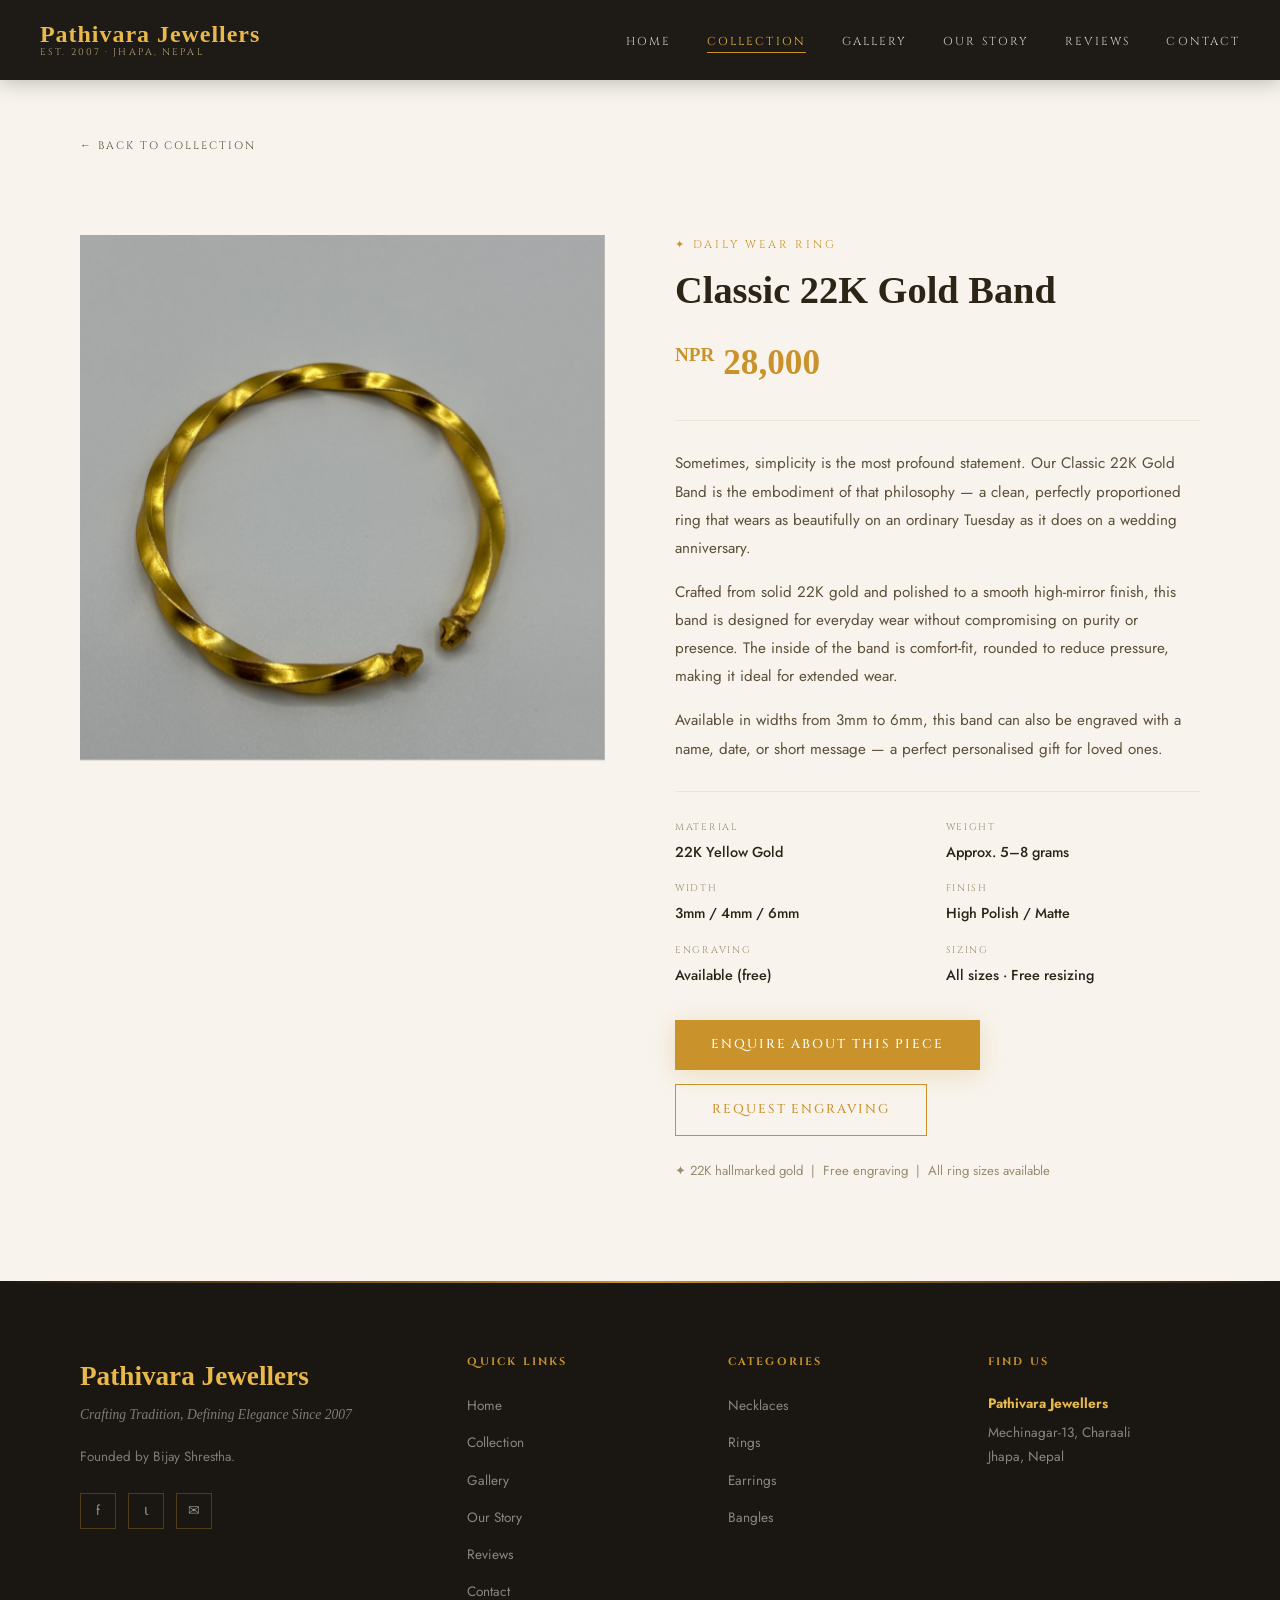
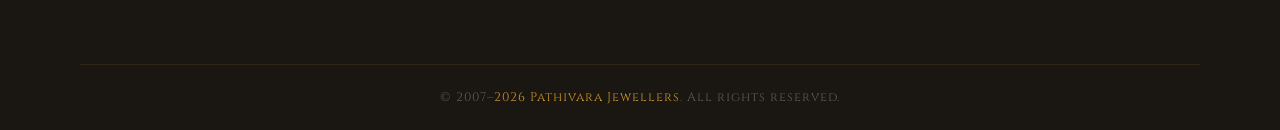
<file: product6.html>
<!DOCTYPE html>
<html lang="en">
<head>
  <meta charset="UTF-8" /><meta name="viewport" content="width=device-width, initial-scale=1.0" />
  <meta name="description" content="Classic 22K Gold Band — everyday gold ring from Pathivara Jewellers, Jhapa, Nepal." />
  <title>Classic 22K Gold Band | Pathivara Jewellers</title>
  <link rel="preconnect" href="https://fonts.googleapis.com" /><link rel="preconnect" href="https://fonts.gstatic.com" crossorigin />
  <link href="https://fonts.googleapis.com/css2?family=Cormorant+Garant:ital,wght@0,400;0,600;0,700;1,400;1,600&family=Jost:wght@300;400;500&family=Cinzel:wght@400;500;600&display=swap" rel="stylesheet" />
  <link rel="stylesheet" href="styles.css" />
</head>
<body>
  <nav class="navbar"><div class="nav-inner">
    <a href="../index.html" class="nav-logo"><span class="logo-main">Pathivara Jewellers</span><span class="logo-sub">Est. 2007 · Jhapa, Nepal</span></a>
    <ul class="nav-links">
      <li><a href="../index.html">Home</a></li><li><a href="../products.html" class="active">Collection</a></li>
      <li><a href="../gallery.html">Gallery</a></li><li><a href="../about.html">Our Story</a></li>
      <li><a href="../reviews.html">Reviews</a></li><li><a href="../contact.html">Contact</a></li>
    </ul>
    <button class="nav-toggle" aria-label="Toggle navigation" aria-expanded="false"><span></span><span></span><span></span></button>
  </div></nav>
  <div class="nav-drawer">
    <a href="../index.html">Home</a><a href="../products.html">Collection</a>
    <a href="../gallery.html">Gallery</a><a href="../about.html">Our Story</a>
    <a href="../reviews.html">Reviews</a><a href="../contact.html">Contact</a>
  </div>

  <section class="section" style="padding-top:130px;">
    <div class="container">
      <a href="../products.html" class="back-link">← Back to Collection</a>
      <div class="product-detail-layout">
        <div class="product-detail-image reveal">
          <img class="main-img" src="../band.avif" alt="Classic 22K Gold Band Ring" />
          
        </div>
        <div class="product-detail-info reveal reveal-delay-1">
          <span class="product-detail-category">✦ Daily Wear Ring</span>
          <h1>Classic 22K Gold Band</h1>
          <div class="product-detail-price"><span class="currency">NPR</span> 28,000</div>
          <div class="product-detail-divider"></div>
          <div class="product-detail-description">
            <p>Sometimes, simplicity is the most profound statement. Our Classic 22K Gold Band is the embodiment of that philosophy — a clean, perfectly proportioned ring that wears as beautifully on an ordinary Tuesday as it does on a wedding anniversary.</p>
            <p>Crafted from solid 22K gold and polished to a smooth high-mirror finish, this band is designed for everyday wear without compromising on purity or presence. The inside of the band is comfort-fit, rounded to reduce pressure, making it ideal for extended wear.</p>
            <p>Available in widths from 3mm to 6mm, this band can also be engraved with a name, date, or short message — a perfect personalised gift for loved ones.</p>
          </div>
          <div class="product-detail-divider"></div>
          <div class="product-specs">
            <div class="spec-item"><span class="spec-label">Material</span><span class="spec-value">22K Yellow Gold</span></div>
            <div class="spec-item"><span class="spec-label">Weight</span><span class="spec-value">Approx. 5–8 grams</span></div>
            <div class="spec-item"><span class="spec-label">Width</span><span class="spec-value">3mm / 4mm / 6mm</span></div>
            <div class="spec-item"><span class="spec-label">Finish</span><span class="spec-value">High Polish / Matte</span></div>
            <div class="spec-item"><span class="spec-label">Engraving</span><span class="spec-value">Available (free)</span></div>
            <div class="spec-item"><span class="spec-label">Sizing</span><span class="spec-value">All sizes · Free resizing</span></div>
          </div>
          <div class="product-actions">
            <a href="../contact.html" class="btn btn-gold">Enquire About This Piece</a>
            <a href="../contact.html" class="btn btn-outline">Request Engraving</a>
          </div>
          <p style="margin-top:24px;font-size:0.82rem;color:var(--text-light);line-height:1.6;">✦ 22K hallmarked gold &nbsp;|&nbsp; Free engraving &nbsp;|&nbsp; All ring sizes available</p>
        </div>
      </div>
    </div>
  </section>

  <footer class="footer"><div class="container">
    <div class="footer-grid">
      <div class="footer-brand"><div class="logo-main">Pathivara Jewellers</div><p class="logo-tagline">Crafting Tradition, Defining Elegance Since 2007</p><p>Founded by Bijay Shrestha.</p><div class="footer-social"><a href="#" class="social-link">&#x66;</a><a href="#" class="social-link">&#x269;</a><a href="#" class="social-link">&#x2709;</a></div></div>
      <div class="footer-col"><h4>Quick Links</h4><ul><li><a href="../index.html">Home</a></li><li><a href="../products.html">Collection</a></li><li><a href="../gallery.html">Gallery</a></li><li><a href="../about.html">Our Story</a></li><li><a href="../reviews.html">Reviews</a></li><li><a href="../contact.html">Contact</a></li></ul></div>
      <div class="footer-col"><h4>Categories</h4><ul><li><a href="../products.html">Necklaces</a></li><li><a href="../products.html">Rings</a></li><li><a href="../products.html">Earrings</a></li><li><a href="../products.html">Bangles</a></li></ul></div>
      <div class="footer-col"><h4>Find Us</h4><address class="footer-address" style="font-style:normal;"><strong>Pathivara Jewellers</strong>Mechinagar-13, Charaali<br/>Jhapa, Nepal</address></div>
    </div>
    <div class="footer-bottom"><p>&copy; 2007–<span id="year"></span> <span>Pathivara Jewellers</span>. All rights reserved.</p></div>
  </div></footer>
  <script src="script.js"></script>
  <script>document.getElementById('year').textContent = new Date().getFullYear();</script>
</body>
</html>
</file>
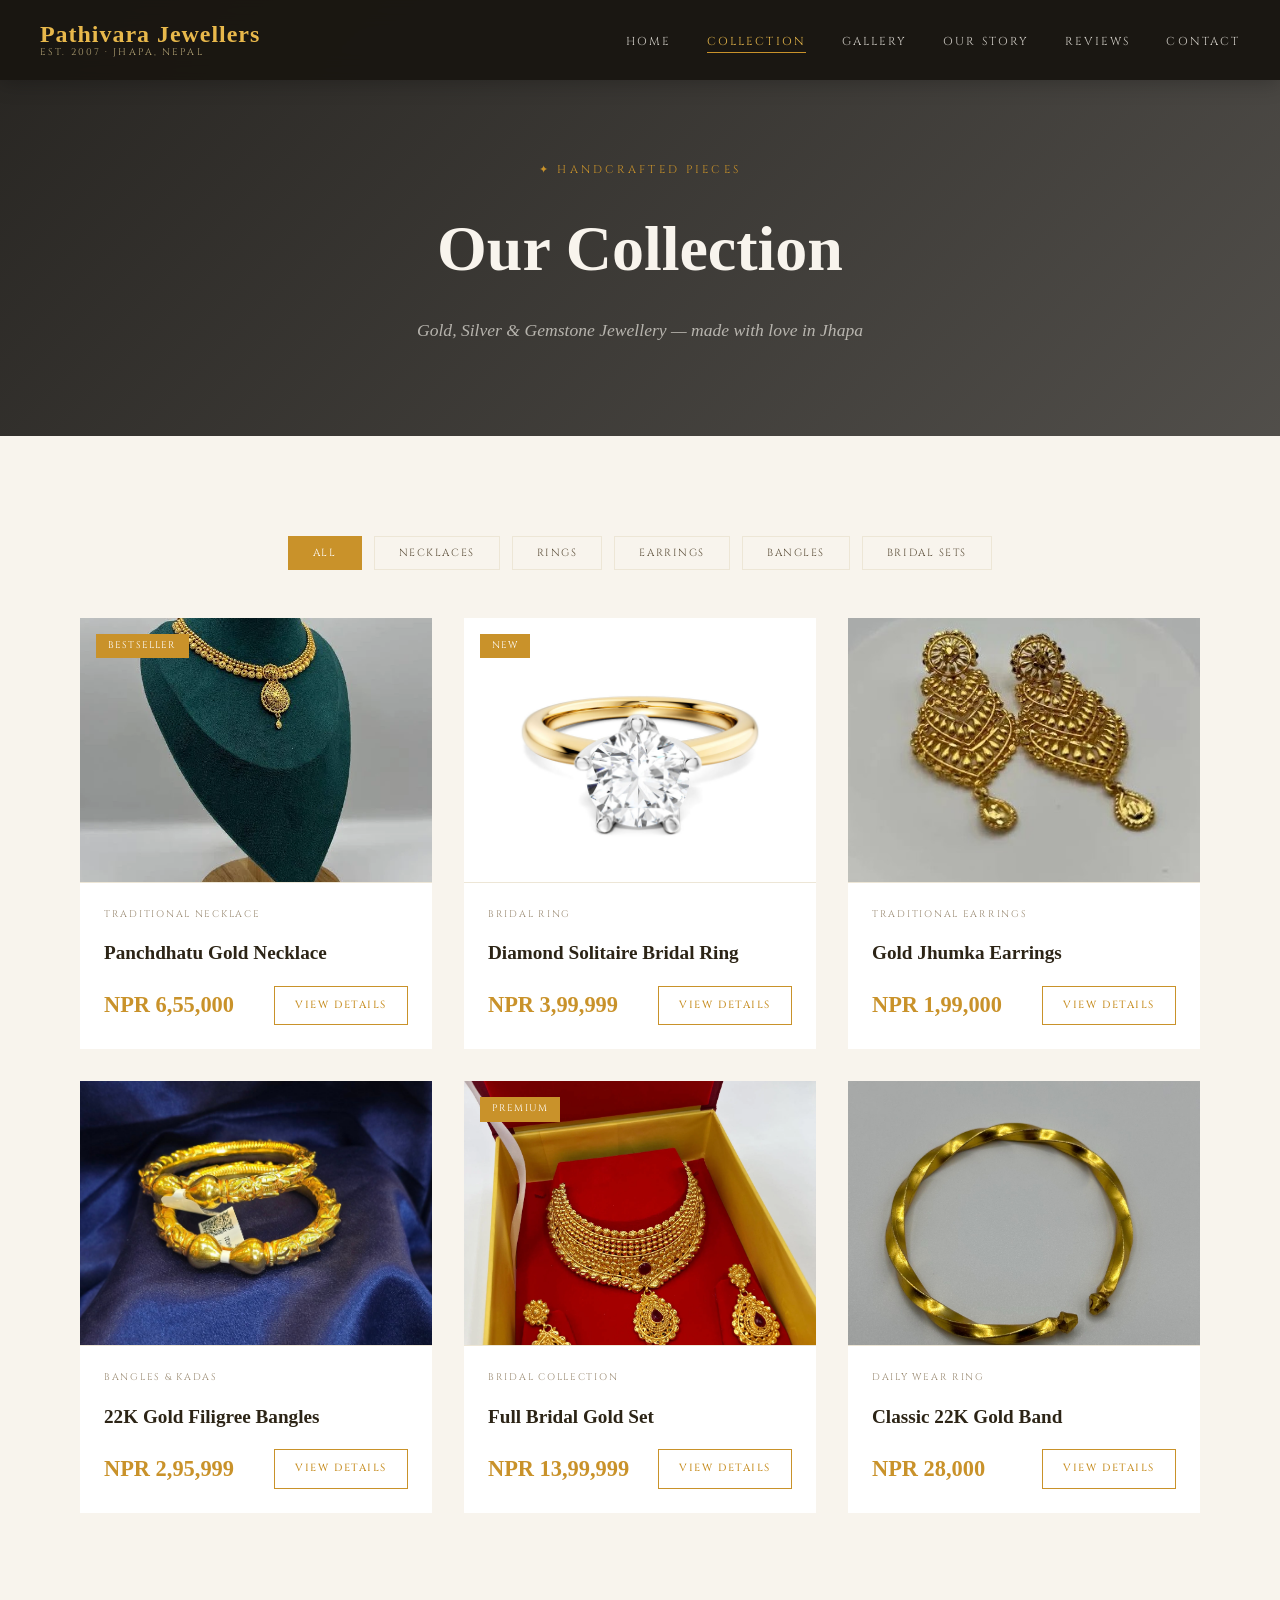
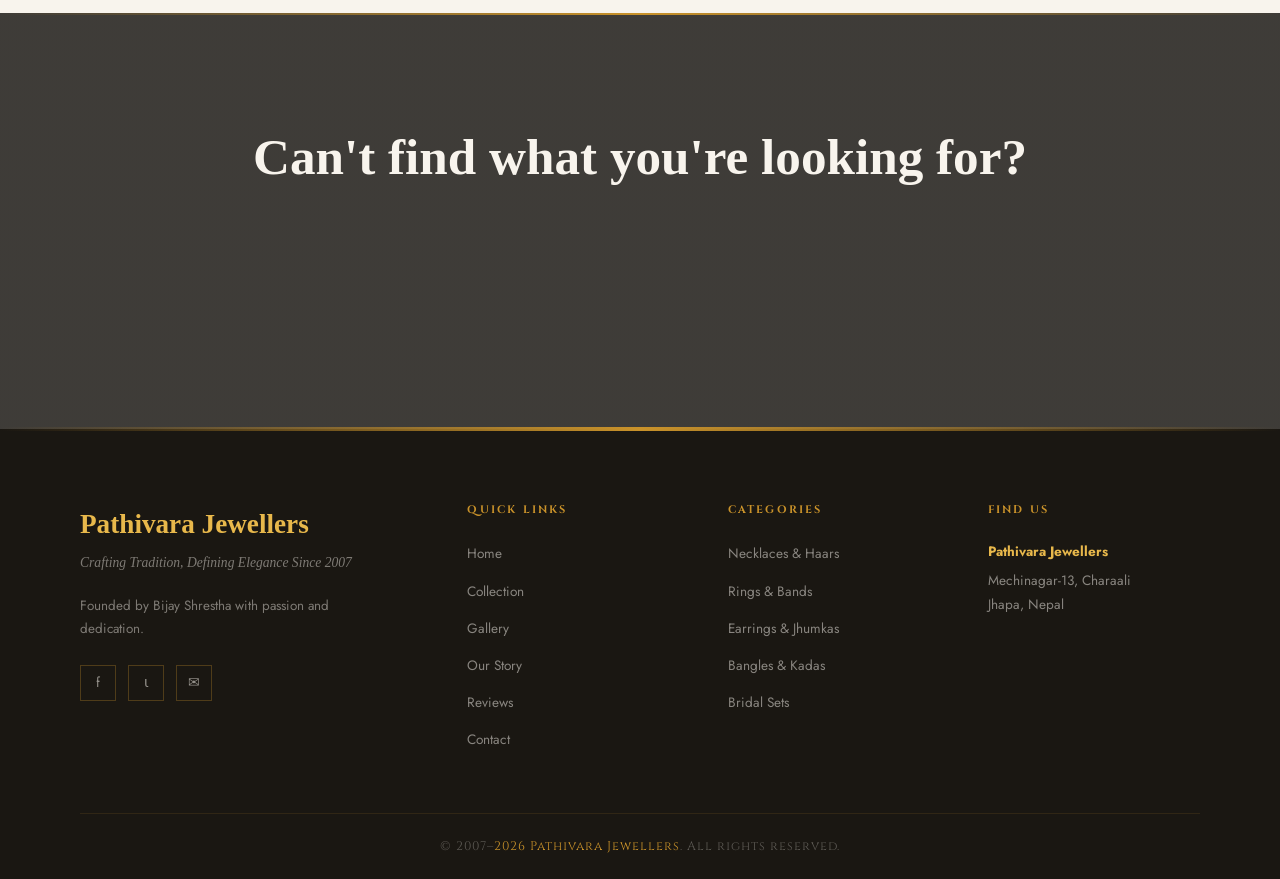
<file: products.html>
<!DOCTYPE html>
<html lang="en">
<head>
  <!-- ============================================================
       Pathivara Jewellers — Products / Collection Page
       ============================================================ -->
  <meta charset="UTF-8" />
  <meta name="viewport" content="width=device-width, initial-scale=1.0" />
  <meta name="description" content="Browse the complete collection of handcrafted gold and silver jewellery at Pathivara Jewellers, Jhapa, Nepal." />
  <title>Collection | Pathivara Jewellers</title>

  <link rel="preconnect" href="https://fonts.googleapis.com" />
  <link rel="preconnect" href="https://fonts.gstatic.com" crossorigin />
  <link href="https://fonts.googleapis.com/css2?family=Cormorant+Garant:ital,wght@0,400;0,600;0,700;1,400;1,600&family=Jost:wght@300;400;500&family=Cinzel:wght@400;500;600&display=swap" rel="stylesheet" />
  <link rel="stylesheet" href="styles.css" />
</head>
<body>

  <!-- ── NAVBAR ── -->
  <nav class="navbar" aria-label="Main navigation">
    <div class="nav-inner">
      <a href="index.html" class="nav-logo">
        <span class="logo-main">Pathivara Jewellers</span>
        <span class="logo-sub">Est. 2007 · Jhapa, Nepal</span>
      </a>
      <ul class="nav-links">
        <li><a href="index.html">Home</a></li>
        <li><a href="products.html" class="active">Collection</a></li>
        <li><a href="gallery.html">Gallery</a></li>
        <li><a href="about.html">Our Story</a></li>
        <li><a href="reviews.html">Reviews</a></li>
        <li><a href="contact.html">Contact</a></li>
      </ul>
      <button class="nav-toggle" aria-label="Toggle navigation" aria-expanded="false">
        <span></span><span></span><span></span>
      </button>
    </div>
  </nav>
  <div class="nav-drawer">
    <a href="index.html">Home</a>
    <a href="products.html">Collection</a>
    <a href="gallery.html">Gallery</a>
    <a href="about.html">Our Story</a>
    <a href="reviews.html">Reviews</a>
    <a href="contact.html">Contact</a>
  </div>

  <!-- ── PAGE HERO ── -->
  <section class="page-hero">
    <div class="container">
      <span class="page-eyebrow">✦ Handcrafted Pieces</span>
      <h1 class="page-title">Our Collection</h1>
      <p class="page-subtitle">Gold, Silver & Gemstone Jewellery — made with love in Jhapa</p>
    </div>
  </section>

  <!-- ── PRODUCTS ── -->
  <section class="section">
    <div class="container">

      <!-- Category Filter Buttons -->
      <div class="products-filter reveal">
        <button class="filter-btn active" data-filter="all">All</button>
        <button class="filter-btn" data-filter="necklace">Necklaces</button>
        <button class="filter-btn" data-filter="ring">Rings</button>
        <button class="filter-btn" data-filter="earring">Earrings</button>
        <button class="filter-btn" data-filter="bangles">Bangles</button>
        <button class="filter-btn" data-filter="bridal">Bridal Sets</button>
      </div>

      <!-- Products Grid — 6 items linking to individual pages -->
      <div class="products-grid">

        <!-- 1 -->
        <div class="product-card reveal" data-category="necklace">
          <div class="product-card-image">
            <img src="panchadhatu.webp" alt="Panchdhatu Gold Necklace" loading="lazy" />
            <span class="product-card-badge">Bestseller</span>
          </div>
          <div class="product-card-body">
            <p class="product-category">Traditional Necklace</p>
            <h3>Panchdhatu Gold Necklace</h3>
            <div class="product-card-footer">
              <div class="product-price">NPR 6,55,000</div>
              <a href="products/product1.html" class="btn btn-outline" style="padding:10px 20px;font-size:0.65rem;">View Details</a>
            </div>
          </div>
        </div>

        <!-- 2 -->
        <div class="product-card reveal reveal-delay-1" data-category="ring">
          <div class="product-card-image">
            <img src="diamond ring.jpg" alt="Diamond Bridal Ring" loading="lazy" />
            <span class="product-card-badge">New</span>
          </div>
          <div class="product-card-body">
            <p class="product-category">Bridal Ring</p>
            <h3>Diamond Solitaire Bridal Ring</h3>
            <div class="product-card-footer">
              <div class="product-price">NPR 3,99,999</div>
              <a href="products/product2.html" class="btn btn-outline" style="padding:10px 20px;font-size:0.65rem;">View Details</a>
            </div>
          </div>
        </div>

        <!-- 3 -->
        <div class="product-card reveal reveal-delay-2" data-category="earring">
          <div class="product-card-image">
            <img src="ear-.jpg" alt="Gold Jhumka Earrings" loading="lazy" />
          </div>
          <div class="product-card-body">
            <p class="product-category">Traditional Earrings</p>
            <h3>Gold Jhumka Earrings</h3>
            <div class="product-card-footer">
              <div class="product-price">NPR 1,99,000</div>
              <a href="products/product3.html" class="btn btn-outline" style="padding:10px 20px;font-size:0.65rem;">View Details</a>
            </div>
          </div>
        </div>

        <!-- 4 -->
        <div class="product-card reveal" data-category="bangles">
          <div class="product-card-image">
            <img src="bamg.jpg" alt="Gold Filigree Bangles" loading="lazy" />
          </div>
          <div class="product-card-body">
            <p class="product-category">Bangles & Kadas</p>
            <h3>22K Gold Filigree Bangles</h3>
            <div class="product-card-footer">
              <div class="product-price">NPR 2,95,999</div>
              <a href="products/product4.html" class="btn btn-outline" style="padding:10px 20px;font-size:0.65rem;">View Details</a>
            </div>
          </div>
        </div>

        <!-- 5 -->
        <div class="product-card reveal reveal-delay-1" data-category="bridal">
          <div class="product-card-image">
            <img src="bridal set.webp" alt="Bridal Jewellery Set" loading="lazy" />
            <span class="product-card-badge">Premium</span>
          </div>
          <div class="product-card-body">
            <p class="product-category">Bridal Collection</p>
            <h3>Full Bridal Gold Set</h3>
            <div class="product-card-footer">
              <div class="product-price">NPR 13,99,999</div>
              <a href="products/product5.html" class="btn btn-outline" style="padding:10px 20px;font-size:0.65rem;">View Details</a>
            </div>
          </div>
        </div>

        <!-- 6 -->
        <div class="product-card reveal reveal-delay-2" data-category="ring">
          <div class="product-card-image">
            <img src="band.avif" alt="Gold Band Ring" loading="lazy" />
          </div>
          <div class="product-card-body">
            <p class="product-category">Daily Wear Ring</p>
            <h3>Classic 22K Gold Band</h3>
            <div class="product-card-footer">
              <div class="product-price">NPR 28,000</div>
              <a href="products/product6.html" class="btn btn-outline" style="padding:10px 20px;font-size:0.65rem;">View Details</a>
            </div>
          </div>
        </div>
      </div>
    </div>
  </section>

  <!-- ── CTA ── -->
  <div class="cta-banner">
    <div class="container">
      <h2 class="reveal">Can't find what you're looking for?</h2>
      <p class="reveal reveal-delay-1">We create custom jewellery to your exact design and requirements.</p>
      <a href="contact.html" class="btn btn-gold reveal reveal-delay-2">Request Custom Order</a>
    </div>
  </div>

  <!-- ── FOOTER ── -->
  <footer class="footer">
    <div class="container">
      <div class="footer-grid">
        <div class="footer-brand">
          <div class="logo-main">Pathivara Jewellers</div>
          <p class="logo-tagline">Crafting Tradition, Defining Elegance Since 2007</p>
          <p>Founded by Bijay Shrestha with passion and dedication.</p>
          <div class="footer-social">
            <a href="#" class="social-link" aria-label="Facebook">&#x66;</a>
            <a href="#" class="social-link" aria-label="Instagram">&#x269;</a>
            <a href="#" class="social-link" aria-label="WhatsApp">&#x2709;</a>
          </div>
        </div>
        <div class="footer-col">
          <h4>Quick Links</h4>
          <ul>
            <li><a href="index.html">Home</a></li>
            <li><a href="products.html">Collection</a></li>
            <li><a href="gallery.html">Gallery</a></li>
            <li><a href="about.html">Our Story</a></li>
            <li><a href="reviews.html">Reviews</a></li>
            <li><a href="contact.html">Contact</a></li>
          </ul>
        </div>
        <div class="footer-col">
          <h4>Categories</h4>
          <ul>
            <li><a href="products.html">Necklaces & Haars</a></li>
            <li><a href="products.html">Rings & Bands</a></li>
            <li><a href="products.html">Earrings & Jhumkas</a></li>
            <li><a href="products.html">Bangles & Kadas</a></li>
            <li><a href="products.html">Bridal Sets</a></li>
          </ul>
        </div>
        <div class="footer-col">
          <h4>Find Us</h4>
          <address class="footer-address" style="font-style:normal;">
            <strong>Pathivara Jewellers</strong>
            Mechinagar-13, Charaali<br />Jhapa, Nepal
          </address>
        </div>
      </div>
      <div class="footer-bottom">
        <p>&copy; 2007–<span id="year"></span> <span>Pathivara Jewellers</span>. All rights reserved.</p>
      </div>
    </div>
  </footer>

  <script src="script.js"></script>
  <script>document.getElementById('year').textContent = new Date().getFullYear();</script>
</body>
</html>
</file>
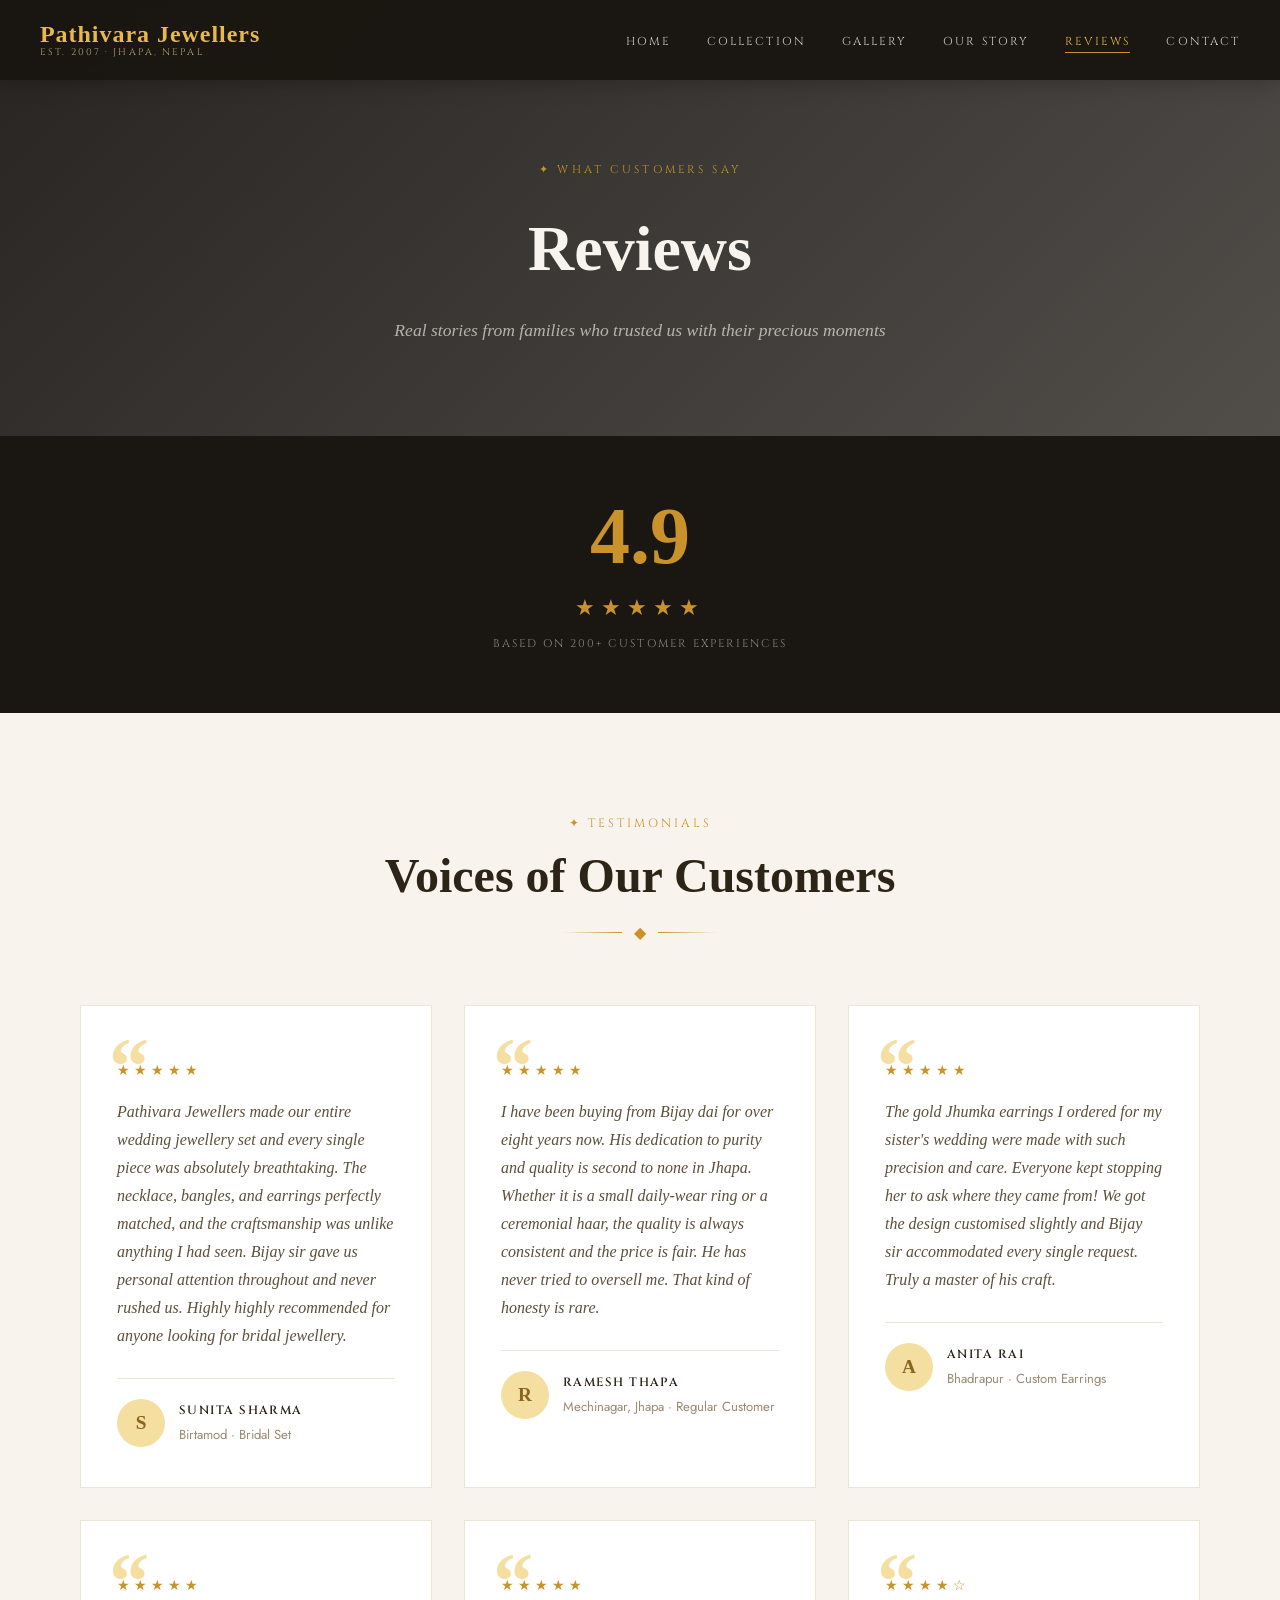
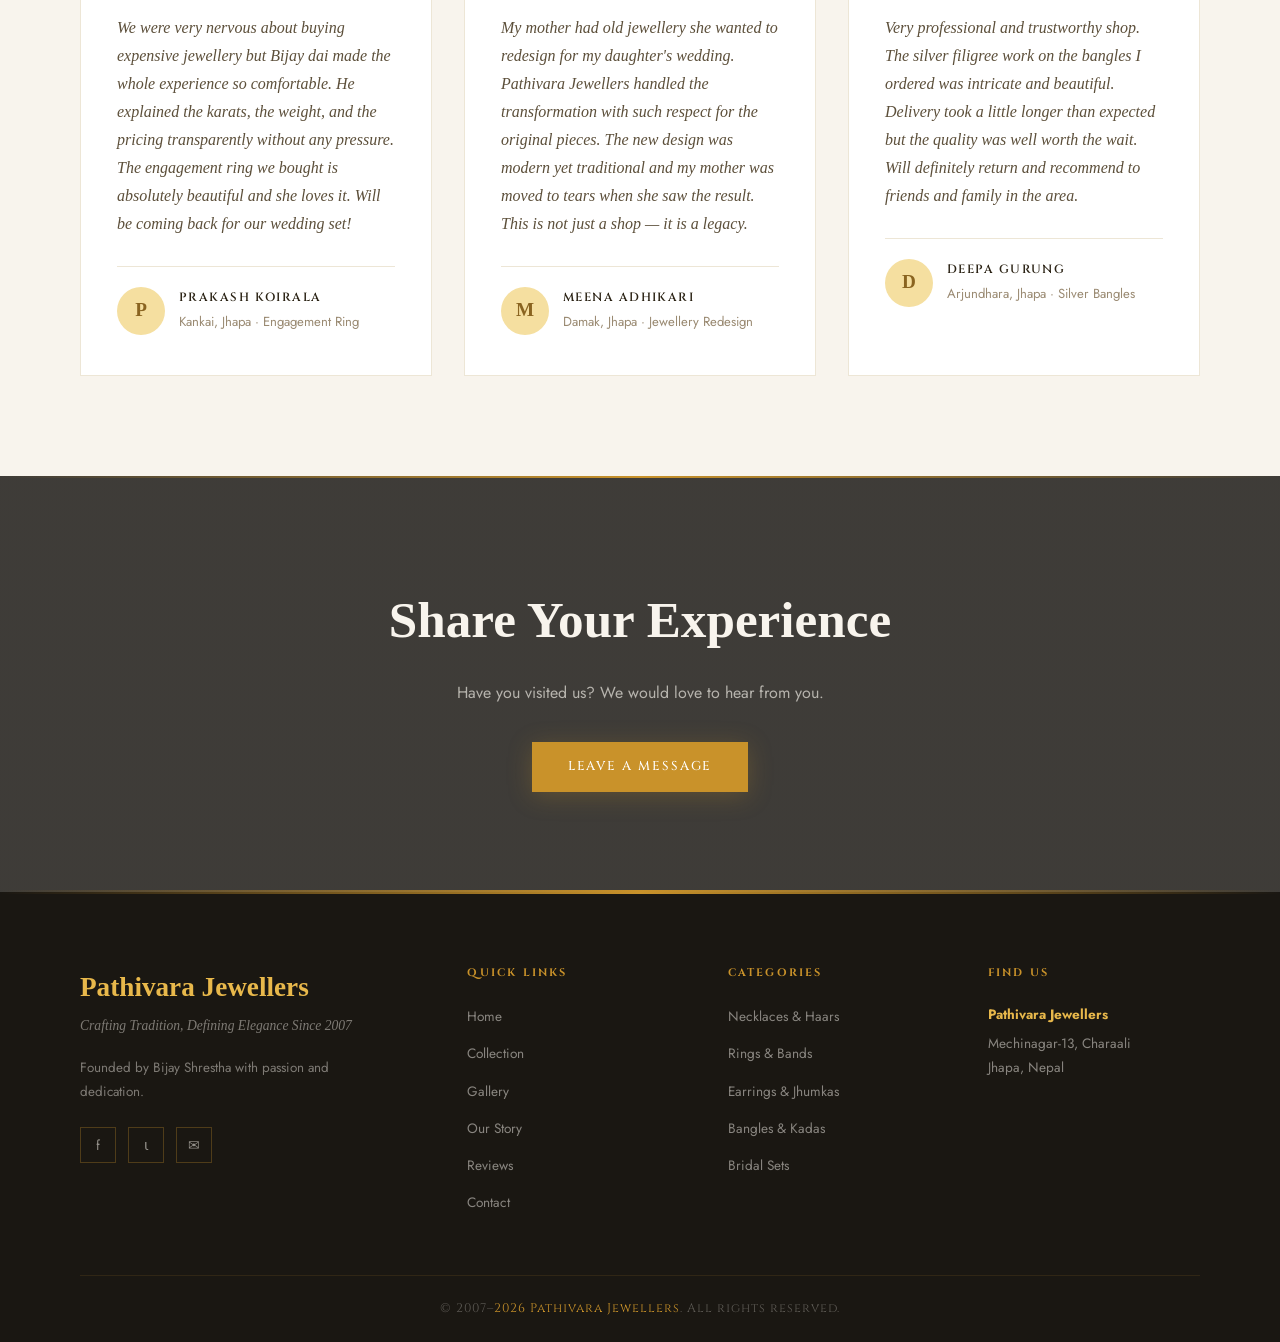
<file: reviews.html>
<!DOCTYPE html>
<html lang="en">
<head>
  <!-- ============================================================
       Pathivara Jewellers — Reviews / Testimonials Page
       ============================================================ -->
  <meta charset="UTF-8" />
  <meta name="viewport" content="width=device-width, initial-scale=1.0" />
  <meta name="description" content="Customer testimonials and reviews for Pathivara Jewellers, Jhapa, Nepal." />
  <title>Customer Reviews | Pathivara Jewellers</title>

  <link rel="preconnect" href="https://fonts.googleapis.com" />
  <link rel="preconnect" href="https://fonts.gstatic.com" crossorigin />
  <link href="https://fonts.googleapis.com/css2?family=Cormorant+Garant:ital,wght@0,400;0,600;0,700;1,400;1,600&family=Jost:wght@300;400;500&family=Cinzel:wght@400;500;600&display=swap" rel="stylesheet" />
  <link rel="stylesheet" href="styles.css" />
</head>
<body>

  <!-- ── NAVBAR ── -->
  <nav class="navbar" aria-label="Main navigation">
    <div class="nav-inner">
      <a href="index.html" class="nav-logo">
        <span class="logo-main">Pathivara Jewellers</span>
        <span class="logo-sub">Est. 2007 · Jhapa, Nepal</span>
      </a>
      <ul class="nav-links">
        <li><a href="index.html">Home</a></li>
        <li><a href="products.html">Collection</a></li>
        <li><a href="gallery.html">Gallery</a></li>
        <li><a href="about.html">Our Story</a></li>
        <li><a href="reviews.html" class="active">Reviews</a></li>
        <li><a href="contact.html">Contact</a></li>
      </ul>
      <button class="nav-toggle" aria-label="Toggle navigation" aria-expanded="false">
        <span></span><span></span><span></span>
      </button>
    </div>
  </nav>
  <div class="nav-drawer">
    <a href="index.html">Home</a>
    <a href="products.html">Collection</a>
    <a href="gallery.html">Gallery</a>
    <a href="about.html">Our Story</a>
    <a href="reviews.html">Reviews</a>
    <a href="contact.html">Contact</a>
  </div>

  <!-- ── PAGE HERO ── -->
  <section class="page-hero">
    <div class="container">
      <span class="page-eyebrow">✦ What Customers Say</span>
      <h1 class="page-title">Reviews</h1>
      <p class="page-subtitle">Real stories from families who trusted us with their precious moments</p>
    </div>
  </section>

  <!-- ── RATING SUMMARY BAR ── -->
  <div class="rating-summary">
    <div class="container" style="text-align:center;">
      <span class="rating-big reveal">4.9</span>
      <div class="rating-stars-big reveal reveal-delay-1">★★★★★</div>
      <p class="rating-count reveal reveal-delay-2">Based on 200+ customer experiences</p>
    </div>
  </div>

  <!-- ── REVIEWS GRID ── -->
  <section class="section">
    <div class="container">
      <div class="section-heading reveal">
        <span class="eyebrow">✦ Testimonials</span>
        <h2>Voices of Our Customers</h2>
        <div class="divider"><span>◆</span></div>
      </div>

      <div class="reviews-grid">

        <!-- Review 1 -->
        <div class="review-card reveal">
          <div class="review-stars">★★★★★</div>
          <p class="review-text">
            Pathivara Jewellers made our entire wedding jewellery set and every single piece was absolutely breathtaking. The necklace, bangles, and earrings perfectly matched, and the craftsmanship was unlike anything I had seen. Bijay sir gave us personal attention throughout and never rushed us. Highly highly recommended for anyone looking for bridal jewellery.
          </p>
          <div class="review-author-block">
            <div class="review-avatar">S</div>
            <div class="review-meta">
              <span class="reviewer-name">Sunita Sharma</span>
              <span class="reviewer-detail">Birtamod · Bridal Set</span>
            </div>
          </div>
        </div>

        <!-- Review 2 -->
        <div class="review-card reveal reveal-delay-1">
          <div class="review-stars">★★★★★</div>
          <p class="review-text">
            I have been buying from Bijay dai for over eight years now. His dedication to purity and quality is second to none in Jhapa. Whether it is a small daily-wear ring or a ceremonial haar, the quality is always consistent and the price is fair. He has never tried to oversell me. That kind of honesty is rare.
          </p>
          <div class="review-author-block">
            <div class="review-avatar">R</div>
            <div class="review-meta">
              <span class="reviewer-name">Ramesh Thapa</span>
              <span class="reviewer-detail">Mechinagar, Jhapa · Regular Customer</span>
            </div>
          </div>
        </div>

        <!-- Review 3 -->
        <div class="review-card reveal reveal-delay-2">
          <div class="review-stars">★★★★★</div>
          <p class="review-text">
            The gold Jhumka earrings I ordered for my sister's wedding were made with such precision and care. Everyone kept stopping her to ask where they came from! We got the design customised slightly and Bijay sir accommodated every single request. Truly a master of his craft.
          </p>
          <div class="review-author-block">
            <div class="review-avatar">A</div>
            <div class="review-meta">
              <span class="reviewer-name">Anita Rai</span>
              <span class="reviewer-detail">Bhadrapur · Custom Earrings</span>
            </div>
          </div>
        </div>

        <!-- Review 4 -->
        <div class="review-card reveal">
          <div class="review-stars">★★★★★</div>
          <p class="review-text">
            We were very nervous about buying expensive jewellery but Bijay dai made the whole experience so comfortable. He explained the karats, the weight, and the pricing transparently without any pressure. The engagement ring we bought is absolutely beautiful and she loves it. Will be coming back for our wedding set!
          </p>
          <div class="review-author-block">
            <div class="review-avatar">P</div>
            <div class="review-meta">
              <span class="reviewer-name">Prakash Koirala</span>
              <span class="reviewer-detail">Kankai, Jhapa · Engagement Ring</span>
            </div>
          </div>
        </div>

        <!-- Review 5 -->
        <div class="review-card reveal reveal-delay-1">
          <div class="review-stars">★★★★★</div>
          <p class="review-text">
            My mother had old jewellery she wanted to redesign for my daughter's wedding. Pathivara Jewellers handled the transformation with such respect for the original pieces. The new design was modern yet traditional and my mother was moved to tears when she saw the result. This is not just a shop — it is a legacy.
          </p>
          <div class="review-author-block">
            <div class="review-avatar">M</div>
            <div class="review-meta">
              <span class="reviewer-name">Meena Adhikari</span>
              <span class="reviewer-detail">Damak, Jhapa · Jewellery Redesign</span>
            </div>
          </div>
        </div>

        <!-- Review 6 -->
        <div class="review-card reveal reveal-delay-2">
          <div class="review-stars">★★★★☆</div>
          <p class="review-text">
            Very professional and trustworthy shop. The silver filigree work on the bangles I ordered was intricate and beautiful. Delivery took a little longer than expected but the quality was well worth the wait. Will definitely return and recommend to friends and family in the area.
          </p>
          <div class="review-author-block">
            <div class="review-avatar">D</div>
            <div class="review-meta">
              <span class="reviewer-name">Deepa Gurung</span>
              <span class="reviewer-detail">Arjundhara, Jhapa · Silver Bangles</span>
            </div>
          </div>
        </div>

      </div><!-- /.reviews-grid -->
    </div>
  </section>

  <!-- ── CTA ── -->
  <div class="cta-banner">
    <div class="container">
      <h2 class="reveal">Share Your Experience</h2>
      <p class="reveal reveal-delay-1">Have you visited us? We would love to hear from you.</p>
      <a href="contact.html" class="btn btn-gold reveal reveal-delay-2">Leave a Message</a>
    </div>
  </div>

  <!-- ── FOOTER ── -->
  <footer class="footer">
    <div class="container">
      <div class="footer-grid">
        <div class="footer-brand">
          <div class="logo-main">Pathivara Jewellers</div>
          <p class="logo-tagline">Crafting Tradition, Defining Elegance Since 2007</p>
          <p>Founded by Bijay Shrestha with passion and dedication.</p>
          <div class="footer-social">
            <a href="#" class="social-link" aria-label="Facebook">&#x66;</a>
            <a href="#" class="social-link" aria-label="Instagram">&#x269;</a>
            <a href="#" class="social-link" aria-label="WhatsApp">&#x2709;</a>
          </div>
        </div>
        <div class="footer-col">
          <h4>Quick Links</h4>
          <ul>
            <li><a href="index.html">Home</a></li>
            <li><a href="products.html">Collection</a></li>
            <li><a href="gallery.html">Gallery</a></li>
            <li><a href="about.html">Our Story</a></li>
            <li><a href="reviews.html">Reviews</a></li>
            <li><a href="contact.html">Contact</a></li>
          </ul>
        </div>
        <div class="footer-col">
          <h4>Categories</h4>
          <ul>
            <li><a href="products.html">Necklaces &amp; Haars</a></li>
            <li><a href="products.html">Rings &amp; Bands</a></li>
            <li><a href="products.html">Earrings &amp; Jhumkas</a></li>
            <li><a href="products.html">Bangles &amp; Kadas</a></li>
            <li><a href="products.html">Bridal Sets</a></li>
          </ul>
        </div>
        <div class="footer-col">
          <h4>Find Us</h4>
          <address class="footer-address" style="font-style:normal;">
            <strong>Pathivara Jewellers</strong>
            Mechinagar-13, Charaali<br />Jhapa, Nepal
          </address>
        </div>
      </div>
      <div class="footer-bottom">
        <p>&copy; 2007–<span id="year"></span> <span>Pathivara Jewellers</span>. All rights reserved.</p>
      </div>
    </div>
  </footer>

  <script src="script.js"></script>
  <script>document.getElementById('year').textContent = new Date().getFullYear();</script>
</body>
</html>
</file>
<file: styles.css>
/* ============================================================
   Pathivara Jewellers — Main Stylesheet
   Author: Pathivara Jewellers Web Team
   Description: Premium jewellery shop design with traditional
                Nepali aesthetics and modern luxury feel.
   ============================================================ */

/* ── Google Fonts are imported in HTML <head> ── */

/* ============================================================
   1. CSS CUSTOM PROPERTIES (Design Tokens)
   ============================================================ */
:root {
  /* Color Palette */
  --gold:        #C9922A;
  --gold-light:  #E8B84B;
  --gold-pale:   #F5DFA0;
  --gold-muted:  #8A6420;
  --ivory:       #F8F4ED;
  --ivory-dark:  #EDE6D6;
  --charcoal:    #1A1712;
  --charcoal-mid:#2E2A24;
  --text-dark:   #2C2416;
  --text-mid:    #5C4F3A;
  --text-light:  #9A8A72;
  --white:       #FFFFFF;
  --red-accent:  #8B2635;

  /* Typography */
  --font-display: 'Cormorant Garant', Georgia, serif;
  --font-body:    'Jost', sans-serif;
  --font-accent:  'Cinzel', serif;

  /* Spacing */
  --section-pad: 100px;
  --container:   1200px;

  /* Transitions */
  --ease: cubic-bezier(0.25, 0.46, 0.45, 0.94);
  --slow: 0.6s;
  --fast: 0.25s;

  /* Shadows */
  --shadow-sm:  0 2px 12px rgba(0,0,0,0.08);
  --shadow-md:  0 8px 32px rgba(0,0,0,0.12);
  --shadow-lg:  0 20px 60px rgba(0,0,0,0.18);
  --shadow-gold: 0 4px 24px rgba(201,146,42,0.25);
}

/* ============================================================
   2. RESET & BASE
   ============================================================ */
*, *::before, *::after {
  box-sizing: border-box;
  margin: 0;
  padding: 0;
}

html {
  scroll-behavior: smooth;
  font-size: 16px;
}

body {
  font-family: var(--font-body);
  color: var(--text-dark);
  background: var(--ivory);
  line-height: 1.7;
  overflow-x: hidden;
}

img {
  max-width: 100%;
  display: block;
}

a {
  text-decoration: none;
  color: inherit;
}

ul {
  list-style: none;
}

/* ============================================================
   3. UTILITY CLASSES
   ============================================================ */
.container {
  max-width: var(--container);
  margin: 0 auto;
  padding: 0 40px;
}

.section {
  padding: var(--section-pad) 0;
}

.section--dark {
  background: var(--charcoal);
  color: var(--ivory);
}

.section--ivory {
  background: var(--ivory-dark);
}

/* Section Heading Block */
.section-heading {
  text-align: center;
  margin-bottom: 64px;
}

.section-heading .eyebrow {
  font-family: var(--font-accent);
  font-size: 0.75rem;
  letter-spacing: 0.25em;
  text-transform: uppercase;
  color: var(--gold);
  display: block;
  margin-bottom: 14px;
}

.section-heading h2 {
  font-family: var(--font-display);
  font-size: clamp(2rem, 4vw, 3rem);
  font-weight: 600;
  line-height: 1.2;
  color: var(--text-dark);
}

.section--dark .section-heading h2 {
  color: var(--ivory);
}

.section-heading .divider {
  display: flex;
  align-items: center;
  justify-content: center;
  gap: 12px;
  margin-top: 20px;
}

.section-heading .divider::before,
.section-heading .divider::after {
  content: '';
  height: 1px;
  width: 60px;
  background: linear-gradient(to right, transparent, var(--gold));
}

.section-heading .divider::after {
  background: linear-gradient(to left, transparent, var(--gold));
}

.section-heading .divider span {
  font-size: 1rem;
  color: var(--gold);
  line-height: 1;
}

/* Buttons */
.btn {
  display: inline-flex;
  align-items: center;
  gap: 8px;
  padding: 14px 36px;
  font-family: var(--font-accent);
  font-size: 0.8rem;
  letter-spacing: 0.15em;
  text-transform: uppercase;
  font-weight: 500;
  border: none;
  transition: all var(--fast) var(--ease);
  position: relative;
  overflow: hidden;
}

.btn::after {
  content: '';
  position: absolute;
  inset: 0;
  background: rgba(255,255,255,0.1);
  opacity: 0;
  transition: opacity var(--fast) var(--ease);
}

.btn:hover::after {
  opacity: 1;
}

.btn-gold {
  background: var(--gold);
  color: var(--white);
  box-shadow: var(--shadow-gold);
}

.btn-gold:hover {
  background: var(--gold-muted);
  transform: translateY(-2px);
  box-shadow: 0 8px 30px rgba(201,146,42,0.4);
}

.btn-outline {
  background: transparent;
  color: var(--gold);
  border: 1.5px solid var(--gold);
}

.btn-outline:hover {
  background: var(--gold);
  color: var(--white);
  transform: translateY(-2px);
}

.btn-dark {
  background: var(--charcoal);
  color: var(--ivory);
}

.btn-dark:hover {
  background: var(--charcoal-mid);
  transform: translateY(-2px);
}

/* Gold ornament line */
.ornament-line {
  display: flex;
  align-items: center;
  gap: 16px;
  margin: 24px 0;
}

.ornament-line::before,
.ornament-line::after {
  content: '';
  flex: 1;
  height: 1px;
  background: linear-gradient(to right, transparent, var(--gold-pale), transparent);
}

.ornament-line span {
  color: var(--gold);
  font-size: 1.1rem;
}

/* Fade-in on scroll */
.reveal {
  opacity: 0;
  transform: translateY(30px);
  transition: opacity 0.7s var(--ease), transform 0.7s var(--ease);
}

.reveal.visible {
  opacity: 1;
  transform: translateY(0);
}

.reveal-delay-1 { transition-delay: 0.1s; }
.reveal-delay-2 { transition-delay: 0.2s; }
.reveal-delay-3 { transition-delay: 0.3s; }
.reveal-delay-4 { transition-delay: 0.4s; }

/* ============================================================
   4. NAVBAR
   ============================================================ */
.navbar {
  position: fixed;
  top: 0;
  left: 0;
  right: 0;
  z-index: 1000;
  padding: 0 40px;
  transition: background var(--fast) var(--ease),
              box-shadow var(--fast) var(--ease),
              padding var(--fast) var(--ease);
  background: transparent;
}

.navbar.scrolled {
  background: rgba(26, 23, 18, 0.97);
  backdrop-filter: blur(12px);
  box-shadow: 0 2px 30px rgba(0,0,0,0.3);
  padding: 0 40px;
}

/* On non-hero pages, always show dark navbar */
.navbar.solid {
  background: rgba(26, 23, 18, 0.98);
  box-shadow: 0 2px 20px rgba(0,0,0,0.25);
}

.nav-inner {
  display: flex;
  align-items: center;
  justify-content: space-between;
  height: 80px;
  max-width: var(--container);
  margin: 0 auto;
}

/* Logo */
.nav-logo {
  display: flex;
  flex-direction: column;
  line-height: 1;
}

.nav-logo .logo-main {
  font-family: var(--font-display);
  font-size: 1.5rem;
  font-weight: 700;
  color: var(--gold-light);
  letter-spacing: 0.04em;
}

.nav-logo .logo-sub {
  font-family: var(--font-accent);
  font-size: 0.6rem;
  letter-spacing: 0.22em;
  text-transform: uppercase;
  color: var(--gold-pale);
  opacity: 0.7;
  margin-top: 2px;
}

/* Nav Links */
.nav-links {
  display: flex;
  align-items: center;
  gap: 36px;
}

.nav-links a {
  font-family: var(--font-accent);
  font-size: 0.72rem;
  letter-spacing: 0.18em;
  text-transform: uppercase;
  color: rgba(248,244,237,0.82);
  transition: color var(--fast) var(--ease);
  position: relative;
  padding-bottom: 4px;
}

.nav-links a::after {
  content: '';
  position: absolute;
  bottom: 0;
  left: 0;
  width: 0;
  height: 1px;
  background: var(--gold);
  transition: width var(--fast) var(--ease);
}

.nav-links a:hover,
.nav-links a.active {
  color: var(--gold-light);
}

.nav-links a:hover::after,
.nav-links a.active::after {
  width: 100%;
}

/* Hamburger */
.nav-toggle {
  display: none;
  flex-direction: column;
  gap: 5px;
  background: none;
  border: none;
  padding: 4px;
  cursor: pointer;
}

.nav-toggle span {
  display: block;
  width: 24px;
  height: 1.5px;
  background: var(--ivory);
  transition: all var(--fast) var(--ease);
  transform-origin: center;
}

.nav-toggle.open span:nth-child(1) {
  transform: rotate(45deg) translate(4.5px, 4.5px);
}
.nav-toggle.open span:nth-child(2) {
  opacity: 0;
}
.nav-toggle.open span:nth-child(3) {
  transform: rotate(-45deg) translate(4.5px, -4.5px);
}

/* Mobile nav drawer */
.nav-drawer {
  display: none;
  position: fixed;
  top: 80px;
  left: 0;
  right: 0;
  background: rgba(26,23,18,0.98);
  backdrop-filter: blur(20px);
  padding: 24px 40px 32px;
  border-top: 1px solid rgba(201,146,42,0.2);
  z-index: 999;
  flex-direction: column;
  gap: 0;
}

.nav-drawer.open {
  display: flex;
}

.nav-drawer a {
  font-family: var(--font-accent);
  font-size: 0.78rem;
  letter-spacing: 0.18em;
  text-transform: uppercase;
  color: rgba(248,244,237,0.82);
  padding: 14px 0;
  border-bottom: 1px solid rgba(201,146,42,0.1);
  transition: color var(--fast) var(--ease);
}

.nav-drawer a:hover {
  color: var(--gold-light);
}

/* ============================================================
   5. HERO SECTION (index.html)
   ============================================================ */
.hero {
  position: relative;
  min-height: 100vh;
  display: flex;
  align-items: center;
  justify-content: center;
  overflow: hidden;
}

.hero-bg {
  position: absolute;
  inset: 0;
  background:
    linear-gradient(
      135deg,
      rgba(10,8,5,0.85) 0%,
      rgba(26,23,18,0.7) 50%,
      rgba(10,8,5,0.85) 100%
    ),
    url('https://images.unsplash.com/photo-1617038260897-41a1f14a8ca0?w=1800&auto=format&fit=crop')
    center / cover no-repeat;
}

/* Subtle mandala pattern overlay */
.hero-pattern {
  position: absolute;
  inset: 0;
  background-image: radial-gradient(
    ellipse at center,
    rgba(201,146,42,0.04) 0%,
    transparent 70%
  );
  pointer-events: none;
}

/* Decorative corner ornament */
.hero-ornament {
  position: absolute;
  width: 320px;
  height: 320px;
  border: 1px solid rgba(201,146,42,0.15);
  border-radius: 50%;
  top: 50%;
  left: 50%;
  transform: translate(-50%, -50%);
  pointer-events: none;
}

.hero-ornament::before {
  content: '';
  position: absolute;
  inset: 20px;
  border: 1px solid rgba(201,146,42,0.08);
  border-radius: 50%;
}

.hero-content {
  position: relative;
  z-index: 2;
  text-align: center;
  max-width: 820px;
  padding: 0 24px;
}

.hero-eyebrow {
  font-family: var(--font-accent);
  font-size: 0.72rem;
  letter-spacing: 0.35em;
  text-transform: uppercase;
  color: var(--gold);
  display: block;
  margin-bottom: 24px;
  opacity: 0;
  animation: fadeDown 0.8s var(--ease) 0.3s forwards;
}

.hero h1 {
  font-family: var(--font-display);
  font-size: clamp(3rem, 7vw, 5.5rem);
  font-weight: 600;
  line-height: 1.08;
  color: var(--ivory);
  letter-spacing: -0.01em;
  margin-bottom: 24px;
  opacity: 0;
  animation: fadeUp 0.9s var(--ease) 0.5s forwards;
}

.hero h1 .gold-word {
  color: var(--gold-light);
  font-style: italic;
}

.hero-tagline {
  font-family: var(--font-display);
  font-size: clamp(1rem, 2vw, 1.3rem);
  color: rgba(248,244,237,0.72);
  font-style: italic;
  margin-bottom: 44px;
  opacity: 0;
  animation: fadeUp 0.9s var(--ease) 0.7s forwards;
}

.hero-actions {
  display: flex;
  align-items: center;
  justify-content: center;
  gap: 20px;
  flex-wrap: wrap;
  opacity: 0;
  animation: fadeUp 0.9s var(--ease) 0.9s forwards;
}

.hero-scroll {
  position: absolute;
  bottom: 40px;
  left: 50%;
  transform: translateX(-50%);
  display: flex;
  flex-direction: column;
  align-items: center;
  gap: 8px;
  color: rgba(248,244,237,0.5);
  font-family: var(--font-accent);
  font-size: 0.6rem;
  letter-spacing: 0.2em;
  text-transform: uppercase;
  z-index: 2;
  opacity: 0;
  animation: fadeUp 0.8s var(--ease) 1.2s forwards;
}

.hero-scroll .scroll-line {
  width: 1px;
  height: 40px;
  background: linear-gradient(to bottom, var(--gold), transparent);
  animation: scrollPulse 2s ease-in-out infinite;
}

/* ============================================================
   6. INTRO / BRAND STRIP
   ============================================================ */
.intro-strip {
  background: var(--charcoal);
  padding: 60px 0;
  position: relative;
  overflow: hidden;
}

.intro-strip::before {
  content: '';
  position: absolute;
  top: 0;
  left: 0;
  right: 0;
  height: 2px;
  background: linear-gradient(to right, transparent, var(--gold), transparent);
}

.intro-strip::after {
  content: '';
  position: absolute;
  bottom: 0;
  left: 0;
  right: 0;
  height: 2px;
  background: linear-gradient(to right, transparent, var(--gold), transparent);
}

.intro-grid {
  display: grid;
  grid-template-columns: repeat(3, 1fr);
  gap: 0;
}

.intro-item {
  display: flex;
  flex-direction: column;
  align-items: center;
  text-align: center;
  padding: 24px 32px;
  border-right: 1px solid rgba(201,146,42,0.15);
}

.intro-item:last-child {
  border-right: none;
}

.intro-item .icon {
  font-size: 1.8rem;
  color: var(--gold);
  margin-bottom: 12px;
  line-height: 1;
}

.intro-item h4 {
  font-family: var(--font-accent);
  font-size: 0.72rem;
  letter-spacing: 0.18em;
  text-transform: uppercase;
  color: var(--gold);
  margin-bottom: 6px;
}

.intro-item p {
  font-size: 0.85rem;
  color: rgba(248,244,237,0.6);
  line-height: 1.5;
}

/* ============================================================
   7. BRAND STORY SECTION
   ============================================================ */
.brand-story {
  padding: var(--section-pad) 0;
}

.story-layout {
  display: grid;
  grid-template-columns: 1fr 1fr;
  gap: 80px;
  align-items: center;
}

.story-image-wrap {
  position: relative;
}

.story-image-wrap img {
  width: 100%;
  height: 520px;
  object-fit: cover;
  display: block;
}

/* Gold frame effect */
.story-image-wrap::before {
  content: '';
  position: absolute;
  inset: -12px -12px 12px 12px;
  border: 1px solid rgba(201,146,42,0.35);
  pointer-events: none;
  z-index: 0;
}

.story-image-wrap img {
  position: relative;
  z-index: 1;
}

.story-badge {
  position: absolute;
  bottom: -20px;
  right: -20px;
  width: 100px;
  height: 100px;
  background: var(--gold);
  border-radius: 50%;
  display: flex;
  flex-direction: column;
  align-items: center;
  justify-content: center;
  z-index: 2;
  box-shadow: var(--shadow-gold);
}

.story-badge .badge-year {
  font-family: var(--font-display);
  font-size: 1.5rem;
  font-weight: 700;
  color: var(--charcoal);
  line-height: 1;
}

.story-badge .badge-text {
  font-family: var(--font-accent);
  font-size: 0.5rem;
  letter-spacing: 0.1em;
  text-transform: uppercase;
  color: var(--charcoal);
  opacity: 0.75;
}

.story-text .eyebrow {
  font-family: var(--font-accent);
  font-size: 0.72rem;
  letter-spacing: 0.25em;
  text-transform: uppercase;
  color: var(--gold);
  display: block;
  margin-bottom: 16px;
}

.story-text h2 {
  font-family: var(--font-display);
  font-size: clamp(2rem, 3.5vw, 2.8rem);
  font-weight: 600;
  line-height: 1.2;
  color: var(--text-dark);
  margin-bottom: 24px;
}

.story-text p {
  color: var(--text-mid);
  font-size: 0.95rem;
  line-height: 1.85;
  margin-bottom: 20px;
}

.story-text .quote-line {
  border-left: 3px solid var(--gold);
  padding-left: 20px;
  font-family: var(--font-display);
  font-size: 1.1rem;
  font-style: italic;
  color: var(--text-dark);
  margin: 28px 0;
}

/* ============================================================
   8. FEATURED PRODUCTS (Home preview)
   ============================================================ */
.featured-products {
  background: var(--ivory-dark);
  padding: var(--section-pad) 0;
}

/* ── Product Grid ── */
.products-grid {
  display: grid;
  grid-template-columns: repeat(auto-fill, minmax(280px, 1fr));
  gap: 32px;
}

/* ── Product Card ── */
.product-card {
  background: var(--white);
  overflow: hidden;
  transition: transform var(--fast) var(--ease),
              box-shadow var(--fast) var(--ease);
  position: relative;
}

.product-card:hover {
  transform: translateY(-6px);
  box-shadow: var(--shadow-lg);
}

.product-card-image {
  position: relative;
  overflow: hidden;
  aspect-ratio: 4/3;
}

.product-card-image img {
  width: 100%;
  height: 100%;
  object-fit: cover;
  transition: transform 0.5s var(--ease);
}

.product-card:hover .product-card-image img {
  transform: scale(1.06);
}

.product-card-badge {
  position: absolute;
  top: 16px;
  left: 16px;
  background: var(--gold);
  color: var(--white);
  font-family: var(--font-accent);
  font-size: 0.6rem;
  letter-spacing: 0.12em;
  text-transform: uppercase;
  padding: 4px 12px;
}

.product-card-body {
  padding: 24px;
  border-top: 1px solid var(--ivory-dark);
}

.product-card-body h3 {
  font-family: var(--font-display);
  font-size: 1.2rem;
  font-weight: 600;
  color: var(--text-dark);
  margin-bottom: 6px;
}

.product-card-body .product-category {
  font-family: var(--font-accent);
  font-size: 0.6rem;
  letter-spacing: 0.18em;
  text-transform: uppercase;
  color: var(--text-light);
  margin-bottom: 14px;
}

.product-card-footer {
  display: flex;
  align-items: center;
  justify-content: space-between;
  margin-top: 16px;
}

.product-price {
  font-family: var(--font-display);
  font-size: 1.4rem;
  font-weight: 700;
  color: var(--gold);
}

.product-price span {
  font-size: 0.75rem;
  color: var(--text-light);
  font-weight: 400;
}

/* ============================================================
   9. CTA BANNER
   ============================================================ */
.cta-banner {
  position: relative;
  padding: 100px 0;
  overflow: hidden;
  background:
    linear-gradient(rgba(10,8,5,0.78), rgba(10,8,5,0.78)),
    url('https://images.unsplash.com/photo-1635797257074-2a1de9b33a8f?w=1600&auto=format&fit=crop')
    center / cover no-repeat fixed;
  text-align: center;
}

.cta-banner::before {
  content: '';
  position: absolute;
  top: 0; left: 0; right: 0;
  height: 2px;
  background: linear-gradient(to right, transparent, var(--gold), transparent);
}

.cta-banner::after {
  content: '';
  position: absolute;
  bottom: 0; left: 0; right: 0;
  height: 2px;
  background: linear-gradient(to right, transparent, var(--gold), transparent);
}

.cta-banner h2 {
  font-family: var(--font-display);
  font-size: clamp(2rem, 4vw, 3.2rem);
  color: var(--ivory);
  font-weight: 600;
  margin-bottom: 16px;
}

.cta-banner p {
  color: rgba(248,244,237,0.65);
  font-size: 1rem;
  max-width: 500px;
  margin: 0 auto 36px;
}

/* ============================================================
   10. TESTIMONIAL STRIP (Home)
   ============================================================ */
.testimonial-strip {
  padding: var(--section-pad) 0;
  background: var(--white);
}

.testimonials-grid {
  display: grid;
  grid-template-columns: repeat(auto-fill, minmax(300px, 1fr));
  gap: 28px;
}

.testimonial-card {
  background: var(--ivory);
  padding: 36px 32px;
  border-bottom: 3px solid var(--gold);
  transition: transform var(--fast) var(--ease), box-shadow var(--fast) var(--ease);
}

.testimonial-card:hover {
  transform: translateY(-4px);
  box-shadow: var(--shadow-md);
}

.testimonial-stars {
  color: var(--gold);
  font-size: 0.85rem;
  letter-spacing: 3px;
  margin-bottom: 16px;
}

.testimonial-text {
  font-family: var(--font-display);
  font-size: 1rem;
  font-style: italic;
  color: var(--text-mid);
  line-height: 1.7;
  margin-bottom: 24px;
}

.testimonial-author {
  display: flex;
  align-items: center;
  gap: 12px;
}

.author-avatar {
  width: 44px;
  height: 44px;
  border-radius: 50%;
  background: var(--gold-pale);
  display: flex;
  align-items: center;
  justify-content: center;
  font-family: var(--font-display);
  font-size: 1.1rem;
  font-weight: 700;
  color: var(--gold-muted);
  flex-shrink: 0;
}

.author-info .name {
  font-family: var(--font-accent);
  font-size: 0.75rem;
  letter-spacing: 0.12em;
  text-transform: uppercase;
  color: var(--text-dark);
}

.author-info .location {
  font-size: 0.8rem;
  color: var(--text-light);
}

/* ============================================================
   11. GALLERY GRID
   ============================================================ */
.gallery-grid {
  display: grid;
  grid-template-columns: repeat(3, 1fr);
  gap: 16px;
}

.gallery-item {
  position: relative;
  overflow: hidden;
  aspect-ratio: 1;
}

.gallery-item img {
  width: 100%;
  height: 100%;
  object-fit: cover;
  transition: transform 0.5s var(--ease);
}

.gallery-overlay {
  position: absolute;
  inset: 0;
  background: rgba(26,23,18,0.6);
  display: flex;
  align-items: center;
  justify-content: center;
  opacity: 0;
  transition: opacity var(--fast) var(--ease);
}

.gallery-overlay span {
  color: var(--gold-light);
  font-size: 1.6rem;
}

.gallery-item:hover img {
  transform: scale(1.08);
}

.gallery-item:hover .gallery-overlay {
  opacity: 1;
}

/* Large gallery item (first item spans 2) */
.gallery-item.large {
  grid-column: span 2;
  aspect-ratio: 2/1;
}

/* ============================================================
   12. ABOUT PAGE
   ============================================================ */
.page-hero {
  position: relative;
  padding: 160px 0 90px;
  background:
    linear-gradient(135deg, rgba(10,8,5,0.88) 0%, rgba(10,8,5,0.7) 100%),
    url('https://images.unsplash.com/photo-1599643478518-a784e5dc4c8f?w=1600&auto=format&fit=crop')
    center / cover no-repeat;
  text-align: center;
  overflow: hidden;
}

.page-hero .page-title {
  font-family: var(--font-display);
  font-size: clamp(2.5rem, 5vw, 4rem);
  font-weight: 600;
  color: var(--ivory);
  margin-bottom: 12px;
}

.page-hero .page-subtitle {
  font-family: var(--font-display);
  font-size: 1.1rem;
  font-style: italic;
  color: rgba(248,244,237,0.65);
}

.page-hero .page-eyebrow {
  font-family: var(--font-accent);
  font-size: 0.7rem;
  letter-spacing: 0.28em;
  text-transform: uppercase;
  color: var(--gold);
  display: block;
  margin-bottom: 16px;
}

/* About content */
.about-layout {
  display: grid;
  grid-template-columns: 1fr 1fr;
  gap: 80px;
  align-items: start;
}

.about-image-stack {
  position: relative;
}

.about-image-stack .img-main {
  width: 100%;
  height: 480px;
  object-fit: cover;
  position: relative;
  z-index: 1;
}

.about-image-stack::before {
  content: '';
  position: absolute;
  inset: 12px -12px -12px 12px;
  background: var(--gold-pale);
  opacity: 0.3;
  z-index: 0;
}

.about-text h2 {
  font-family: var(--font-display);
  font-size: 2.4rem;
  font-weight: 600;
  color: var(--text-dark);
  margin-bottom: 8px;
}

.about-text .founder-title {
  font-family: var(--font-accent);
  font-size: 0.72rem;
  letter-spacing: 0.2em;
  text-transform: uppercase;
  color: var(--gold);
  display: block;
  margin-bottom: 24px;
}

.about-text p {
  color: var(--text-mid);
  line-height: 1.9;
  margin-bottom: 18px;
  font-size: 0.95rem;
}

/* Values grid */
.values-grid {
  display: grid;
  grid-template-columns: repeat(3, 1fr);
  gap: 32px;
  margin-top: 60px;
}

.value-card {
  text-align: center;
  padding: 40px 24px;
  background: var(--white);
  border-top: 3px solid var(--gold);
  transition: transform var(--fast) var(--ease);
}

.value-card:hover {
  transform: translateY(-4px);
}

.value-card .icon {
  font-size: 2rem;
  color: var(--gold);
  margin-bottom: 16px;
}

.value-card h4 {
  font-family: var(--font-display);
  font-size: 1.2rem;
  font-weight: 600;
  margin-bottom: 10px;
  color: var(--text-dark);
}

.value-card p {
  font-size: 0.87rem;
  color: var(--text-mid);
  line-height: 1.65;
}

/* ============================================================
   13. REVIEWS PAGE
   ============================================================ */
.reviews-grid {
  display: grid;
  grid-template-columns: repeat(auto-fill, minmax(340px, 1fr));
  gap: 32px;
}

.review-card {
  background: var(--white);
  padding: 40px 36px;
  position: relative;
  transition: box-shadow var(--fast) var(--ease), transform var(--fast) var(--ease);
  border: 1px solid var(--ivory-dark);
}

.review-card:hover {
  box-shadow: var(--shadow-md);
  transform: translateY(-4px);
}

.review-card::before {
  content: '\201C';
  position: absolute;
  top: 20px;
  left: 28px;
  font-family: var(--font-display);
  font-size: 5rem;
  color: var(--gold-pale);
  line-height: 1;
  font-weight: 700;
}

.review-stars {
  color: var(--gold);
  font-size: 0.9rem;
  letter-spacing: 4px;
  margin-bottom: 16px;
  margin-top: 12px;
}

.review-text {
  font-family: var(--font-display);
  font-size: 1rem;
  font-style: italic;
  color: var(--text-mid);
  line-height: 1.75;
  margin-bottom: 28px;
}

.review-author-block {
  display: flex;
  align-items: center;
  gap: 14px;
  padding-top: 20px;
  border-top: 1px solid var(--ivory-dark);
}

.review-avatar {
  width: 48px;
  height: 48px;
  border-radius: 50%;
  background: var(--gold-pale);
  display: flex;
  align-items: center;
  justify-content: center;
  font-family: var(--font-display);
  font-size: 1.2rem;
  font-weight: 700;
  color: var(--gold-muted);
  flex-shrink: 0;
}

.review-meta .reviewer-name {
  font-family: var(--font-accent);
  font-size: 0.75rem;
  letter-spacing: 0.12em;
  text-transform: uppercase;
  color: var(--text-dark);
  font-weight: 600;
  display: block;
}

.review-meta .reviewer-detail {
  font-size: 0.82rem;
  color: var(--text-light);
}

/* Rating summary bar */
.rating-summary {
  background: var(--charcoal);
  padding: 60px 0;
  text-align: center;
}

.rating-big {
  font-family: var(--font-display);
  font-size: 5rem;
  font-weight: 700;
  color: var(--gold);
  line-height: 1;
  display: block;
}

.rating-stars-big {
  color: var(--gold);
  font-size: 1.4rem;
  letter-spacing: 6px;
  margin: 12px 0 8px;
}

.rating-count {
  color: rgba(248,244,237,0.5);
  font-family: var(--font-accent);
  font-size: 0.7rem;
  letter-spacing: 0.18em;
  text-transform: uppercase;
}

/* ============================================================
   14. CONTACT PAGE
   ============================================================ */
.contact-layout {
  display: grid;
  grid-template-columns: 1fr 1.4fr;
  gap: 60px;
  align-items: start;
}

.contact-info h3 {
  font-family: var(--font-display);
  font-size: 1.8rem;
  font-weight: 600;
  color: var(--text-dark);
  margin-bottom: 20px;
}

.contact-info p {
  color: var(--text-mid);
  line-height: 1.8;
  margin-bottom: 36px;
}

.contact-details {
  display: flex;
  flex-direction: column;
  gap: 20px;
}

.contact-detail-item {
  display: flex;
  gap: 16px;
  align-items: flex-start;
}

.contact-detail-item .detail-icon {
  width: 44px;
  height: 44px;
  border-radius: 50%;
  background: var(--gold-pale);
  display: flex;
  align-items: center;
  justify-content: center;
  font-size: 1rem;
  flex-shrink: 0;
  color: var(--gold-muted);
}

.contact-detail-item .detail-text .label {
  font-family: var(--font-accent);
  font-size: 0.65rem;
  letter-spacing: 0.18em;
  text-transform: uppercase;
  color: var(--gold);
  display: block;
  margin-bottom: 2px;
}

.contact-detail-item .detail-text p {
  color: var(--text-dark);
  font-size: 0.9rem;
  margin-bottom: 0;
}

/* Contact Form */
.contact-form-wrap {
  background: var(--white);
  padding: 48px 44px;
  box-shadow: var(--shadow-md);
}

.contact-form-wrap h3 {
  font-family: var(--font-display);
  font-size: 1.6rem;
  font-weight: 600;
  color: var(--text-dark);
  margin-bottom: 32px;
}

.form-group {
  margin-bottom: 24px;
}

.form-group label {
  display: block;
  font-family: var(--font-accent);
  font-size: 0.65rem;
  letter-spacing: 0.18em;
  text-transform: uppercase;
  color: var(--text-mid);
  margin-bottom: 8px;
}

.form-group input,
.form-group textarea,
.form-group select {
  width: 100%;
  padding: 14px 18px;
  background: var(--ivory);
  border: 1px solid var(--ivory-dark);
  font-family: var(--font-body);
  font-size: 0.9rem;
  color: var(--text-dark);
  outline: none;
  transition: border-color var(--fast) var(--ease),
              box-shadow var(--fast) var(--ease);
  appearance: none;
}

.form-group input:focus,
.form-group textarea:focus,
.form-group select:focus {
  border-color: var(--gold);
  box-shadow: 0 0 0 3px rgba(201,146,42,0.1);
}

.form-group textarea {
  height: 140px;
  resize: vertical;
}

.form-row {
  display: grid;
  grid-template-columns: 1fr 1fr;
  gap: 20px;
}

/* Form success message */
.form-success {
  display: none;
  text-align: center;
  padding: 28px;
  background: rgba(201,146,42,0.08);
  border: 1px solid rgba(201,146,42,0.25);
}

.form-success .success-icon {
  font-size: 2.5rem;
  color: var(--gold);
  display: block;
  margin-bottom: 12px;
}

.form-success p {
  color: var(--text-dark);
  font-family: var(--font-display);
  font-size: 1rem;
  font-style: italic;
}

/* ============================================================
   15. PRODUCT PAGE (Individual)
   ============================================================ */
.product-detail-layout {
  display: grid;
  grid-template-columns: 1fr 1fr;
  gap: 70px;
  align-items: start;
  padding-top: 40px;
}

.product-detail-image {
  position: sticky;
  top: 100px;
}

.product-detail-image .main-img {
  width: 100%;
  aspect-ratio: 1;
  object-fit: cover;
}

.product-thumbs {
  display: grid;
  grid-template-columns: repeat(4, 1fr);
  gap: 10px;
  margin-top: 12px;
}

.product-thumbs img {
  width: 100%;
  aspect-ratio: 1;
  object-fit: cover;
  opacity: 0.65;
  transition: opacity var(--fast);
}

.product-thumbs img:hover,
.product-thumbs img.active {
  opacity: 1;
  outline: 2px solid var(--gold);
}

.product-detail-info .product-detail-category {
  font-family: var(--font-accent);
  font-size: 0.7rem;
  letter-spacing: 0.25em;
  text-transform: uppercase;
  color: var(--gold);
  display: block;
  margin-bottom: 12px;
}

.product-detail-info h1 {
  font-family: var(--font-display);
  font-size: clamp(1.8rem, 3vw, 2.6rem);
  font-weight: 600;
  color: var(--text-dark);
  line-height: 1.2;
  margin-bottom: 20px;
}

.product-detail-price {
  font-family: var(--font-display);
  font-size: 2.2rem;
  font-weight: 700;
  color: var(--gold);
  margin-bottom: 28px;
}

.product-detail-price .currency {
  font-size: 1.2rem;
  vertical-align: super;
}

.product-detail-divider {
  height: 1px;
  background: var(--ivory-dark);
  margin: 28px 0;
}

.product-detail-description p {
  color: var(--text-mid);
  line-height: 1.85;
  font-size: 0.95rem;
  margin-bottom: 16px;
}

.product-specs {
  display: grid;
  grid-template-columns: 1fr 1fr;
  gap: 16px;
  margin: 28px 0;
}

.spec-item .spec-label {
  font-family: var(--font-accent);
  font-size: 0.6rem;
  letter-spacing: 0.18em;
  text-transform: uppercase;
  color: var(--text-light);
  display: block;
  margin-bottom: 2px;
}

.spec-item .spec-value {
  font-size: 0.9rem;
  color: var(--text-dark);
  font-weight: 500;
}

.product-actions {
  display: flex;
  gap: 14px;
  flex-wrap: wrap;
  margin-top: 32px;
}

/* Back button */
.back-link {
  display: inline-flex;
  align-items: center;
  gap: 8px;
  font-family: var(--font-accent);
  font-size: 0.68rem;
  letter-spacing: 0.18em;
  text-transform: uppercase;
  color: var(--text-mid);
  margin-bottom: 40px;
  transition: color var(--fast) var(--ease);
}

.back-link:hover {
  color: var(--gold);
}

/* ============================================================
   16. PRODUCTS PAGE
   ============================================================ */
.products-filter {
  display: flex;
  align-items: center;
  gap: 12px;
  flex-wrap: wrap;
  margin-bottom: 48px;
  justify-content: center;
}

.filter-btn {
  padding: 9px 24px;
  font-family: var(--font-accent);
  font-size: 0.65rem;
  letter-spacing: 0.15em;
  text-transform: uppercase;
  background: transparent;
  border: 1px solid var(--ivory-dark);
  color: var(--text-mid);
  transition: all var(--fast) var(--ease);
}

.filter-btn:hover,
.filter-btn.active {
  background: var(--gold);
  border-color: var(--gold);
  color: var(--white);
}

/* ============================================================
   17. GALLERY PAGE
   ============================================================ */
.gallery-masonry {
  columns: 3;
  column-gap: 20px;
}

.gallery-masonry .gallery-piece {
  break-inside: avoid;
  margin-bottom: 20px;
  position: relative;
  overflow: hidden;
}

.gallery-masonry .gallery-piece img {
  width: 100%;
  display: block;
  transition: transform 0.5s var(--ease);
}

.gallery-masonry .gallery-piece:hover img {
  transform: scale(1.05);
}

.gallery-piece-overlay {
  position: absolute;
  inset: 0;
  background: linear-gradient(to top, rgba(10,8,5,0.6) 0%, transparent 50%);
  opacity: 0;
  transition: opacity var(--fast) var(--ease);
  display: flex;
  align-items: flex-end;
  padding: 20px;
}

.gallery-piece:hover .gallery-piece-overlay {
  opacity: 1;
}

.gallery-piece-overlay .piece-label {
  font-family: var(--font-display);
  font-size: 0.95rem;
  font-style: italic;
  color: var(--ivory);
}

/* ============================================================
   18. FOOTER
   ============================================================ */
.footer {
  background: var(--charcoal);
  padding: 72px 0 0;
  position: relative;
}

.footer::before {
  content: '';
  position: absolute;
  top: 0; left: 0; right: 0;
  height: 2px;
  background: linear-gradient(to right, transparent, var(--gold), transparent);
}

.footer-grid {
  display: grid;
  grid-template-columns: 1.6fr 1fr 1fr 1fr;
  gap: 48px;
  padding-bottom: 60px;
  border-bottom: 1px solid rgba(201,146,42,0.12);
}

.footer-brand .logo-main {
  font-family: var(--font-display);
  font-size: 1.7rem;
  font-weight: 700;
  color: var(--gold-light);
}

.footer-brand .logo-tagline {
  font-family: var(--font-display);
  font-style: italic;
  font-size: 0.85rem;
  color: rgba(248,244,237,0.45);
  margin: 6px 0 20px;
  line-height: 1.5;
}

.footer-brand p {
  color: rgba(248,244,237,0.45);
  font-size: 0.84rem;
  line-height: 1.75;
  max-width: 280px;
  margin-bottom: 24px;
}

.footer-social {
  display: flex;
  gap: 12px;
}

.social-link {
  width: 36px;
  height: 36px;
  border: 1px solid rgba(201,146,42,0.3);
  display: flex;
  align-items: center;
  justify-content: center;
  color: rgba(248,244,237,0.55);
  font-size: 0.85rem;
  transition: all var(--fast) var(--ease);
}

.social-link:hover {
  border-color: var(--gold);
  color: var(--gold);
  background: rgba(201,146,42,0.08);
}

.footer-col h4 {
  font-family: var(--font-accent);
  font-size: 0.68rem;
  letter-spacing: 0.2em;
  text-transform: uppercase;
  color: var(--gold);
  margin-bottom: 20px;
}

.footer-col ul {
  display: flex;
  flex-direction: column;
  gap: 10px;
}

.footer-col ul li a {
  color: rgba(248,244,237,0.5);
  font-size: 0.85rem;
  transition: color var(--fast) var(--ease);
}

.footer-col ul li a:hover {
  color: var(--gold-light);
}

.footer-col .footer-address {
  color: rgba(248,244,237,0.5);
  font-size: 0.85rem;
  line-height: 1.8;
}

.footer-col .footer-address strong {
  color: var(--gold-light);
  display: block;
  margin-bottom: 4px;
}

.footer-bottom {
  padding: 22px 0;
  text-align: center;
}

.footer-bottom p {
  color: rgba(248,244,237,0.3);
  font-size: 0.78rem;
  font-family: var(--font-accent);
  letter-spacing: 0.08em;
}

.footer-bottom span {
  color: var(--gold);
}

/* ============================================================
   19. ANIMATIONS (Keyframes)
   ============================================================ */
@keyframes fadeUp {
  from { opacity: 0; transform: translateY(28px); }
  to   { opacity: 1; transform: translateY(0); }
}

@keyframes fadeDown {
  from { opacity: 0; transform: translateY(-18px); }
  to   { opacity: 1; transform: translateY(0); }
}

@keyframes fadeIn {
  from { opacity: 0; }
  to   { opacity: 1; }
}

@keyframes scrollPulse {
  0%, 100% { transform: scaleY(1); opacity: 0.7; }
  50%       { transform: scaleY(0.6); opacity: 0.3; }
}

/* ============================================================
   20. RESPONSIVE DESIGN
   ============================================================ */
@media (max-width: 1024px) {
  :root { --section-pad: 72px; }

  .container { padding: 0 28px; }

  .story-layout,
  .about-layout,
  .contact-layout,
  .product-detail-layout { grid-template-columns: 1fr; gap: 48px; }

  .story-image-wrap { max-width: 520px; margin: 0 auto; }

  .about-image-stack { max-width: 480px; }

  .product-detail-image { position: static; }

  .footer-grid { grid-template-columns: 1fr 1fr; gap: 36px; }

  .gallery-masonry { columns: 2; }

  .gallery-grid { grid-template-columns: repeat(2, 1fr); }

  .gallery-item.large { grid-column: span 2; }

  .values-grid { grid-template-columns: repeat(2, 1fr); }
}

@media (max-width: 768px) {
  :root { --section-pad: 60px; }

  .container { padding: 0 20px; }

  .nav-links { display: none; }
  .nav-toggle { display: flex; }

  .hero h1 { font-size: 2.6rem; }

  .intro-grid { grid-template-columns: 1fr; }
  .intro-item { border-right: none; border-bottom: 1px solid rgba(201,146,42,0.15); }
  .intro-item:last-child { border-bottom: none; }

  .products-grid { grid-template-columns: repeat(2, 1fr); gap: 20px; }

  .reviews-grid { grid-template-columns: 1fr; }

  .contact-form-wrap { padding: 32px 24px; }

  .form-row { grid-template-columns: 1fr; }

  .footer-grid { grid-template-columns: 1fr; gap: 36px; }

  .values-grid { grid-template-columns: 1fr; }

  .gallery-masonry { columns: 1; }

  .gallery-grid { grid-template-columns: 1fr; }
  .gallery-item.large { grid-column: span 1; aspect-ratio: 1; }

  .product-detail-layout { gap: 32px; }

  .product-specs { grid-template-columns: 1fr; }
}

@media (max-width: 480px) {
  .products-grid { grid-template-columns: 1fr; }
  .hero h1 { font-size: 2.2rem; }
  .hero-actions { flex-direction: column; align-items: stretch; text-align: center; }
  .btn { justify-content: center; }
  .navbar { padding: 0 20px; }
}
</file>
